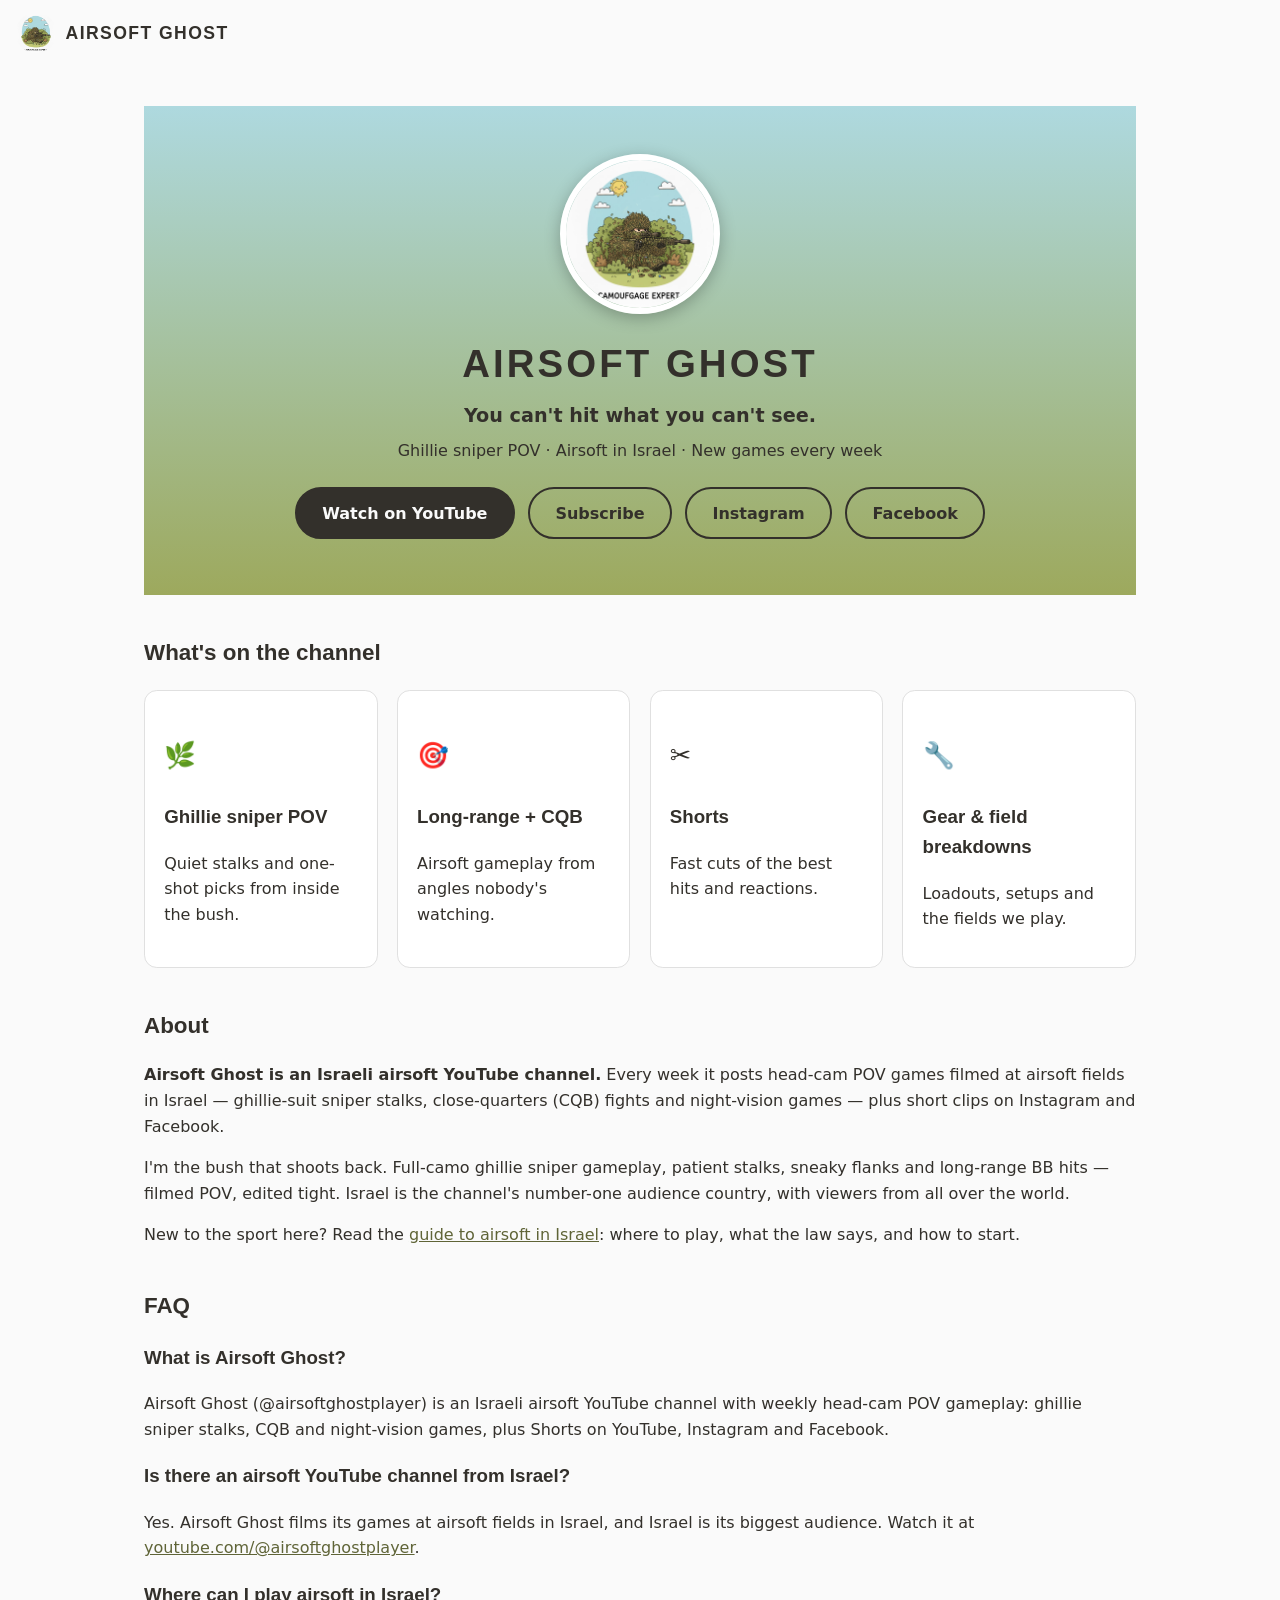
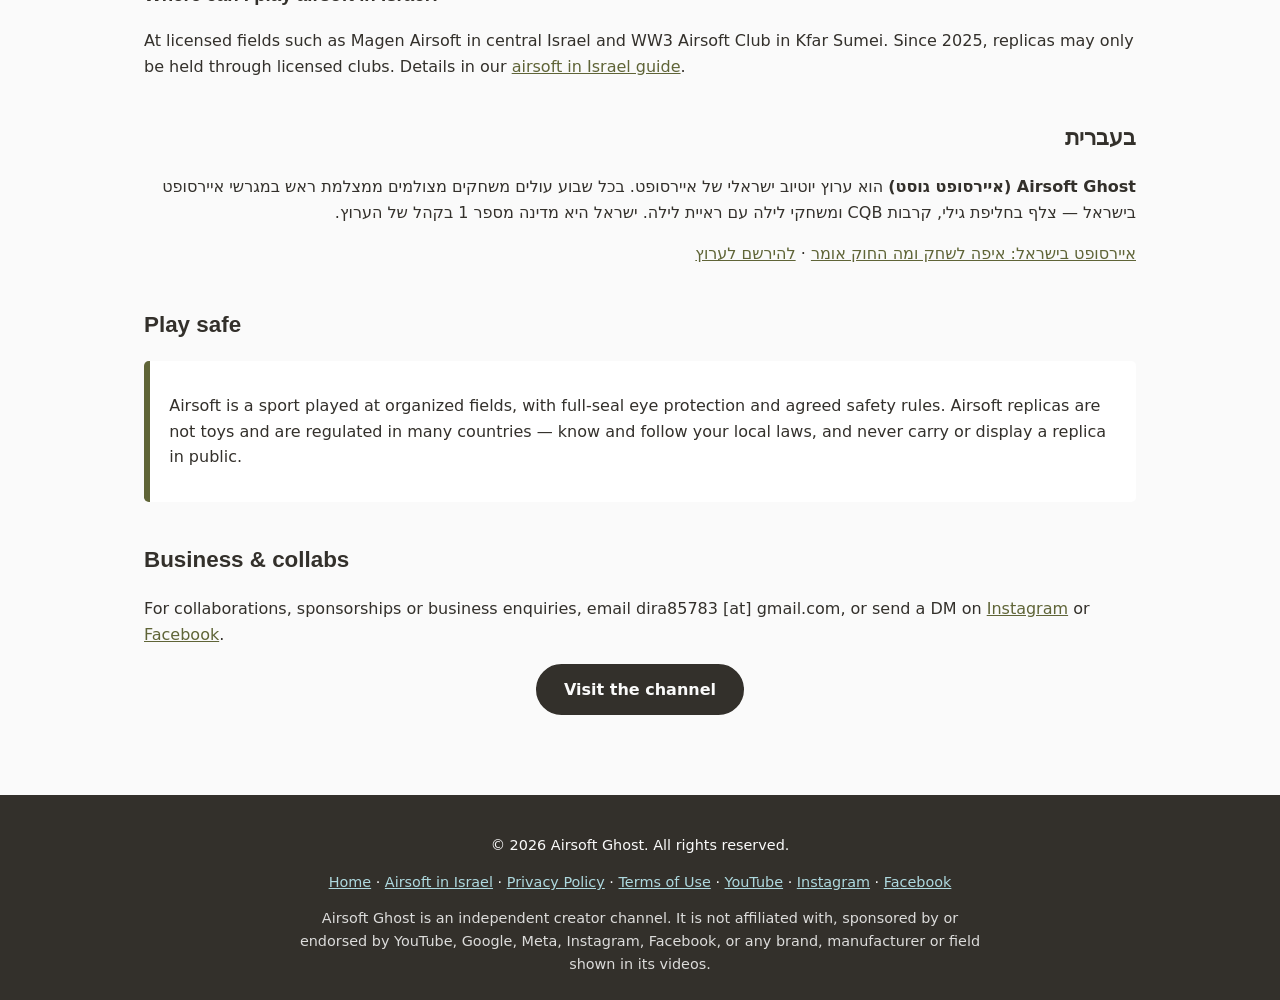
<file: index.html>
<!doctype html>
<html lang="en">
<head>
<meta charset="utf-8">
<meta name="viewport" content="width=device-width, initial-scale=1">
<title>Airsoft Ghost — Israeli Airsoft YouTube Channel | Ghillie Sniper POV</title>
<meta name="description" content="Airsoft Ghost is an Israeli airsoft YouTube channel: head-cam POV games every week — ghillie sniper stalks, CQB and night-vision fights. You can't hit what you can't see.">
<link rel="icon" href="assets/favicon.png">
<link rel="stylesheet" href="style.css">
<link rel="canonical" href="https://zada5.github.io/airsoft-ghost/">
<meta property="og:title" content="Airsoft Ghost">
<meta property="og:description" content="Israeli airsoft YouTube channel — ghillie sniper POV, CQB and night games every week.">
<meta property="og:type" content="website">
<meta property="og:url" content="https://zada5.github.io/airsoft-ghost/">
<meta property="og:image" content="https://zada5.github.io/airsoft-ghost/assets/og-banner.png">
<meta property="og:image:alt" content="Airsoft Ghost channel banner — ghillie-suit sniper airsoft gameplay">
<meta name="twitter:card" content="summary_large_image">
<script type="application/ld+json">
{
  "@context": "https://schema.org",
  "@graph": [
    {
      "@type": "Organization",
      "@id": "https://zada5.github.io/airsoft-ghost/#org",
      "name": "Airsoft Ghost",
      "alternateName": ["איירסופט גוסט", "@airsoftghostplayer"],
      "url": "https://zada5.github.io/airsoft-ghost/",
      "logo": "https://zada5.github.io/airsoft-ghost/assets/avatar.jpg",
      "image": "https://zada5.github.io/airsoft-ghost/assets/og-banner.png",
      "description": "Airsoft Ghost is an Israeli airsoft YouTube channel: head-cam POV games every week — ghillie sniper stalks, CQB and night-vision fights. You can't hit what you can't see.",
      "areaServed": {"@type": "Country", "name": "Israel"},
      "knowsAbout": ["Airsoft", "Ghillie suit", "Close-quarters battle (CQB)", "Airsoft in Israel"],
      "sameAs": [
        "https://www.youtube.com/@airsoftghostplayer",
        "https://www.youtube.com/channel/UCurBFdg6tuoYUkE9ODTpUiQ",
        "https://www.instagram.com/airsoft_ghost_official",
        "https://www.facebook.com/airsoftghostofficial"
      ]
    },
    {
      "@type": "WebSite",
      "@id": "https://zada5.github.io/airsoft-ghost/#website",
      "url": "https://zada5.github.io/airsoft-ghost/",
      "name": "Airsoft Ghost",
      "inLanguage": ["en", "he"],
      "publisher": {"@id": "https://zada5.github.io/airsoft-ghost/#org"}
    },
    {
      "@type": "FAQPage",
      "mainEntity": [
        {
          "@type": "Question",
          "name": "What is Airsoft Ghost?",
          "acceptedAnswer": {"@type": "Answer", "text": "Airsoft Ghost (@airsoftghostplayer) is an Israeli airsoft YouTube channel with weekly head-cam POV gameplay: ghillie sniper stalks, CQB and night-vision games, plus Shorts on YouTube, Instagram and Facebook."}
        },
        {
          "@type": "Question",
          "name": "Is there an airsoft YouTube channel from Israel?",
          "acceptedAnswer": {"@type": "Answer", "text": "Yes. Airsoft Ghost films its games at airsoft fields in Israel, and Israel is its biggest audience. Watch it at youtube.com/@airsoftghostplayer."}
        },
        {
          "@type": "Question",
          "name": "Where can I play airsoft in Israel?",
          "acceptedAnswer": {"@type": "Answer", "text": "At licensed fields such as Magen Airsoft in central Israel and WW3 Airsoft Club in Kfar Sumei. Since 2025, replicas may only be held through licensed clubs. Details in our airsoft in Israel guide."}
        }
      ]
    }
  ]
}
</script>
</head>
<body>
<header class="site-header">
  <a class="brand" href="index.html">
    <img src="assets/avatar.jpg" alt="Airsoft Ghost logo">
    <span class="wordmark">Airsoft Ghost</span>
  </a>
</header>

<main>
  <section class="hero">
    <img class="avatar" src="assets/avatar.jpg" alt="Airsoft Ghost — cartoon sniper in a ghillie suit">
    <h1>Airsoft Ghost</h1>
    <p class="tagline">You can't hit what you can't see.</p>
    <p class="subtagline">Ghillie sniper POV &middot; Airsoft in Israel &middot; New games every week</p>
    <div class="buttons">
      <a class="btn btn-primary" href="https://www.youtube.com/@airsoftghostplayer" target="_blank" rel="noopener noreferrer">Watch on YouTube</a>
      <a class="btn btn-secondary" href="https://www.youtube.com/@airsoftghostplayer?sub_confirmation=1" target="_blank" rel="noopener noreferrer">Subscribe</a>
      <a class="btn btn-secondary" href="https://www.instagram.com/airsoft_ghost_official" target="_blank" rel="noopener noreferrer">Instagram</a>
      <a class="btn btn-secondary" href="https://www.facebook.com/airsoftghostofficial" target="_blank" rel="noopener noreferrer">Facebook</a>
    </div>
  </section>

  <section id="whats-on">
    <h2>What's on the channel</h2>
    <div class="card-grid">
      <div class="card">
        <p class="emoji"><span aria-hidden="true">🌿</span></p>
        <h3>Ghillie sniper POV</h3>
        <p>Quiet stalks and one-shot picks from inside the bush.</p>
      </div>
      <div class="card">
        <p class="emoji"><span aria-hidden="true">🎯</span></p>
        <h3>Long-range + CQB</h3>
        <p>Airsoft gameplay from angles nobody's watching.</p>
      </div>
      <div class="card">
        <p class="emoji"><span aria-hidden="true">✂️</span></p>
        <h3>Shorts</h3>
        <p>Fast cuts of the best hits and reactions.</p>
      </div>
      <div class="card">
        <p class="emoji"><span aria-hidden="true">🔧</span></p>
        <h3>Gear &amp; field breakdowns</h3>
        <p>Loadouts, setups and the fields we play.</p>
      </div>
    </div>
  </section>

  <section id="about">
    <h2>About</h2>
    <p><strong>Airsoft Ghost is an Israeli airsoft YouTube channel.</strong> Every week it posts head-cam POV games filmed at airsoft fields in Israel &mdash; ghillie-suit sniper stalks, close-quarters (CQB) fights and night-vision games &mdash; plus short clips on Instagram and Facebook.</p>
    <p>I'm the bush that shoots back. Full-camo ghillie sniper gameplay, patient stalks, sneaky flanks and long-range BB hits &mdash; filmed POV, edited tight. Israel is the channel's number-one audience country, with viewers from all over the world.</p>
    <p>New to the sport here? Read the <a href="airsoft-israel.html">guide to airsoft in Israel</a>: where to play, what the law says, and how to start.</p>
  </section>

  <section id="faq">
    <h2>FAQ</h2>
    <h3>What is Airsoft Ghost?</h3>
    <p>Airsoft Ghost (@airsoftghostplayer) is an Israeli airsoft YouTube channel with weekly head-cam POV gameplay: ghillie sniper stalks, CQB and night-vision games, plus Shorts on YouTube, Instagram and Facebook.</p>
    <h3>Is there an airsoft YouTube channel from Israel?</h3>
    <p>Yes. Airsoft Ghost films its games at airsoft fields in Israel, and Israel is its biggest audience. Watch it at <a href="https://www.youtube.com/@airsoftghostplayer" target="_blank" rel="noopener noreferrer">youtube.com/@airsoftghostplayer</a>.</p>
    <h3>Where can I play airsoft in Israel?</h3>
    <p>At licensed fields such as Magen Airsoft in central Israel and WW3 Airsoft Club in Kfar Sumei. Since 2025, replicas may only be held through licensed clubs. Details in our <a href="airsoft-israel.html">airsoft in Israel guide</a>.</p>
  </section>

  <section id="hebrew" lang="he" dir="rtl">
    <h2>בעברית</h2>
    <p><strong>Airsoft Ghost (איירסופט גוסט)</strong> הוא ערוץ יוטיוב ישראלי של איירסופט. בכל שבוע עולים משחקים מצולמים ממצלמת ראש במגרשי איירסופט בישראל &mdash; צלף בחליפת גילי, קרבות CQB ומשחקי לילה עם ראיית לילה. ישראל היא מדינה מספר 1 בקהל של הערוץ.</p>
    <p><a href="airsoft-israel.html#hebrew">איירסופט בישראל: איפה לשחק ומה החוק אומר</a> &middot; <a href="https://www.youtube.com/@airsoftghostplayer?sub_confirmation=1" target="_blank" rel="noopener noreferrer">להירשם לערוץ</a></p>
  </section>

  <section id="play-safe">
    <h2>Play safe</h2>
    <div class="notice">
      <p>Airsoft is a sport played at organized fields, with full-seal eye protection and agreed safety rules. Airsoft replicas are not toys and are regulated in many countries — know and follow your local laws, and never carry or display a replica in public.</p>
    </div>
  </section>

  <section id="business">
    <h2>Business &amp; collabs</h2>
    <p>For collaborations, sponsorships or business enquiries, email dira85783 [at] gmail.com, or send a DM on <a href="https://www.instagram.com/airsoft_ghost_official" target="_blank" rel="noopener noreferrer">Instagram</a> or <a href="https://www.facebook.com/airsoftghostofficial" target="_blank" rel="noopener noreferrer">Facebook</a>.</p>
    <div class="buttons">
      <a class="btn btn-primary" href="https://www.youtube.com/@airsoftghostplayer" target="_blank" rel="noopener noreferrer">Visit the channel</a>
    </div>
  </section>
</main>

<footer class="site-footer">
  <p>&copy; 2026 Airsoft Ghost. All rights reserved.</p>
  <p class="footer-links">
    <a href="index.html">Home</a> &middot;
    <a href="airsoft-israel.html">Airsoft in Israel</a> &middot;
    <a href="privacy.html">Privacy Policy</a> &middot;
    <a href="terms.html">Terms of Use</a> &middot;
    <a href="https://www.youtube.com/@airsoftghostplayer" target="_blank" rel="noopener noreferrer">YouTube</a> &middot;
    <a href="https://www.instagram.com/airsoft_ghost_official" target="_blank" rel="noopener noreferrer">Instagram</a> &middot;
    <a href="https://www.facebook.com/airsoftghostofficial" target="_blank" rel="noopener noreferrer">Facebook</a>
  </p>
  <p class="disclaimer">Airsoft Ghost is an independent creator channel. It is not affiliated with, sponsored by or endorsed by YouTube, Google, Meta, Instagram, Facebook, or any brand, manufacturer or field shown in its videos.</p>
</footer>
</body>
</html>
</file>
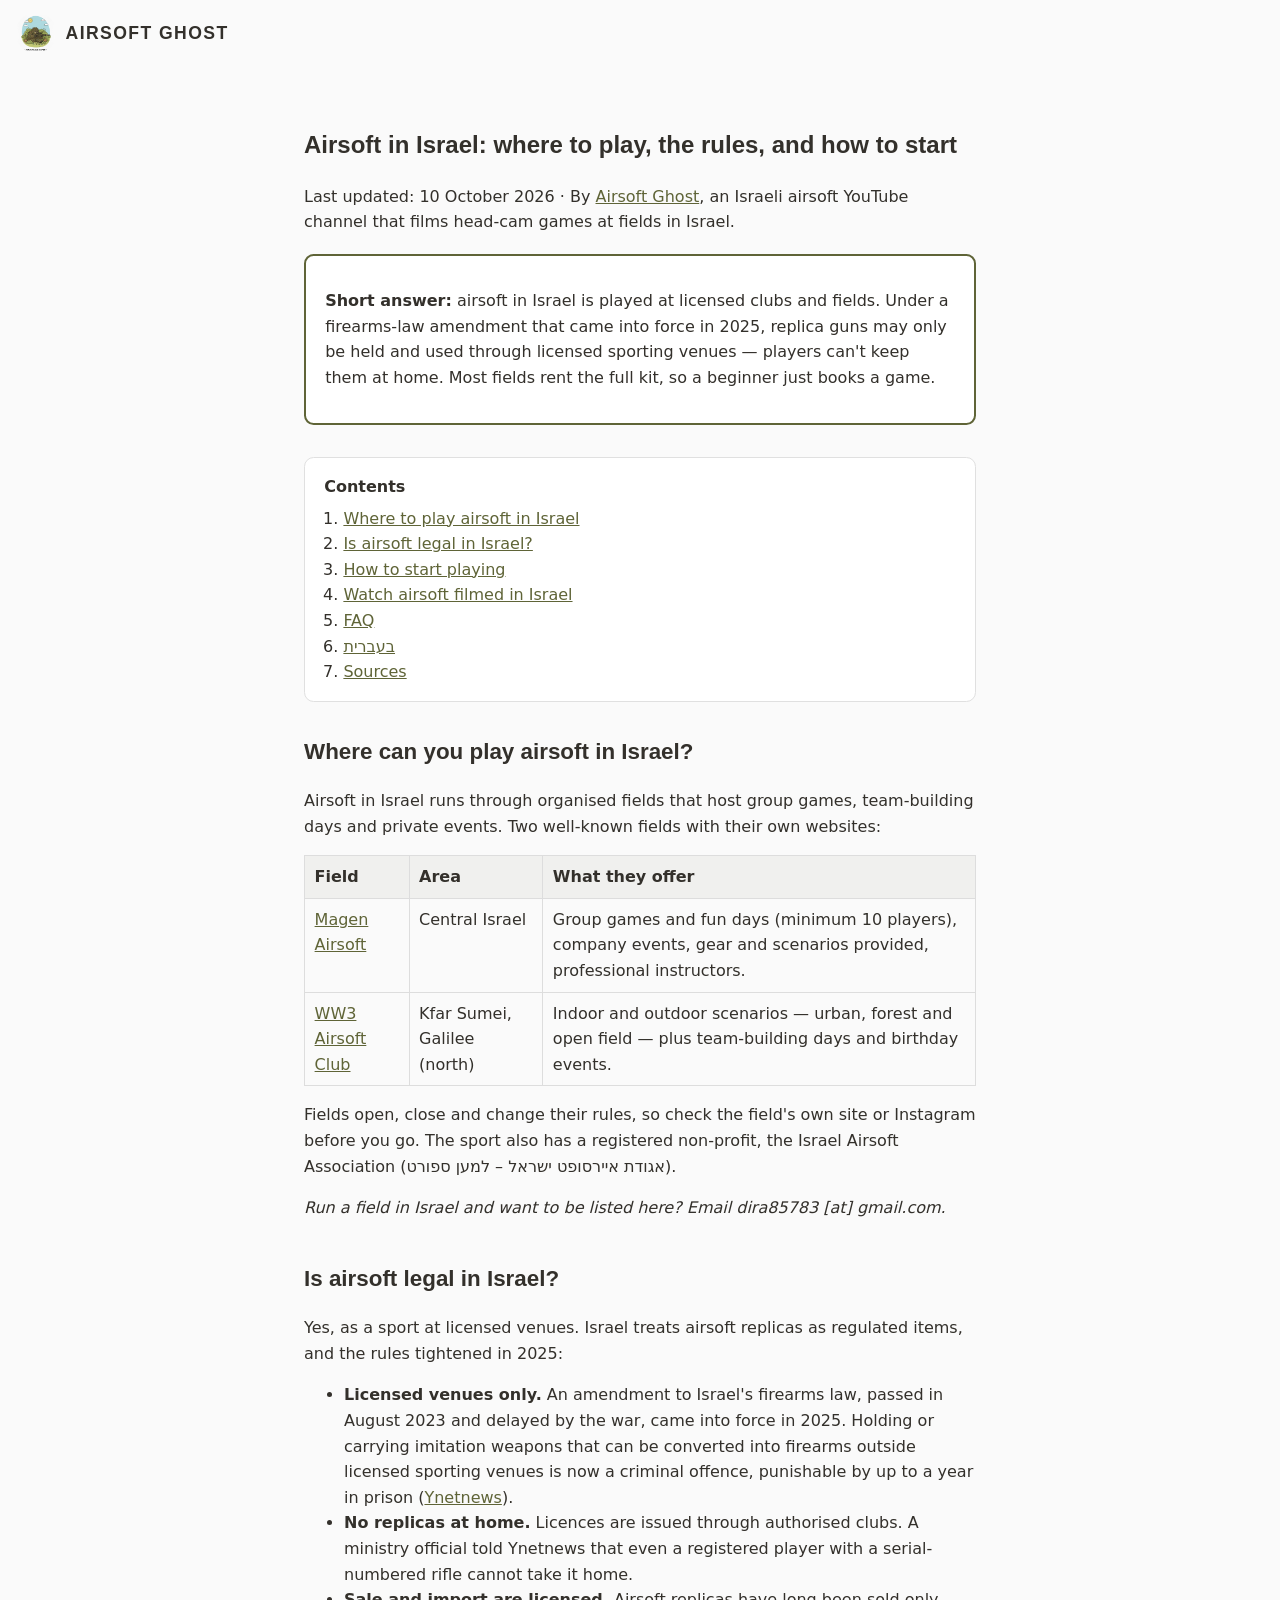
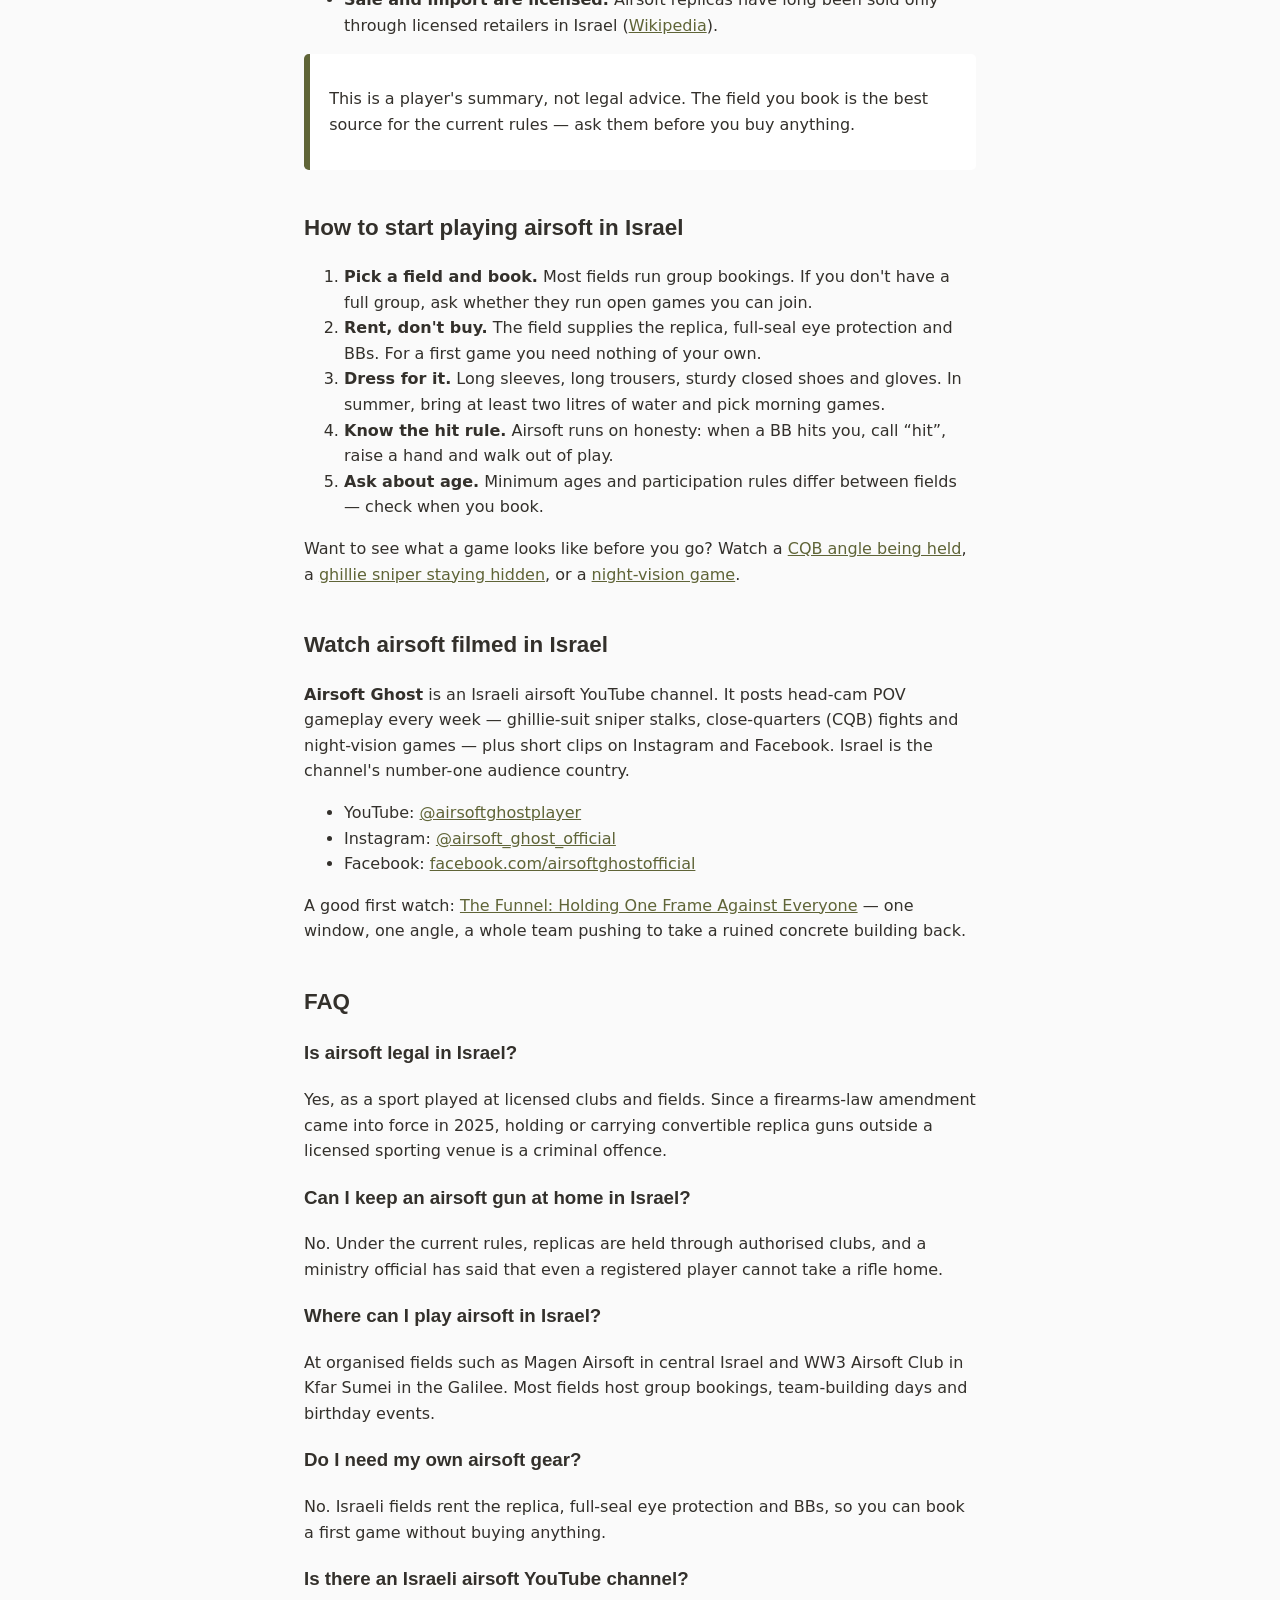
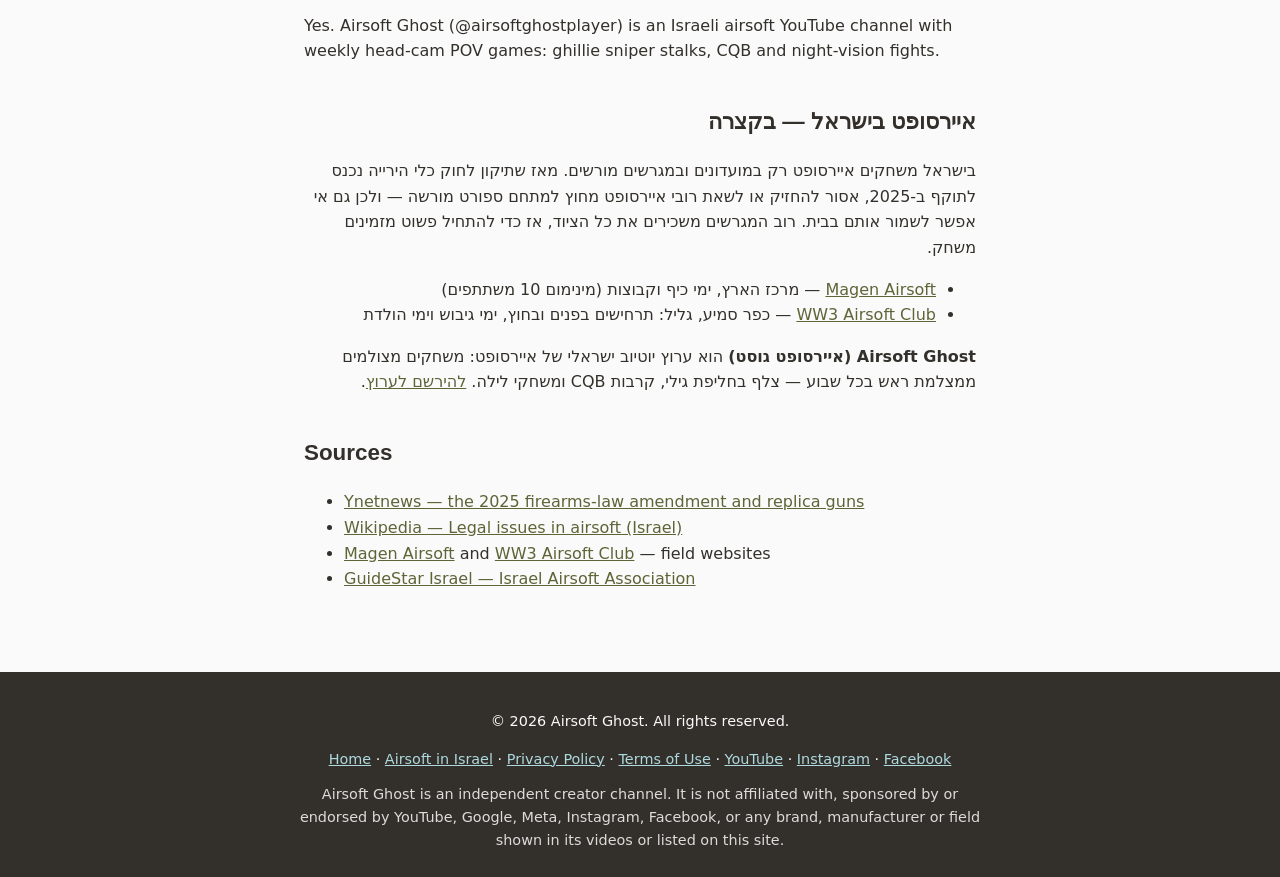
<file: airsoft-israel.html>
<!doctype html>
<html lang="en">
<head>
<meta charset="utf-8">
<meta name="viewport" content="width=device-width, initial-scale=1">
<title>Airsoft in Israel (2026): Where to Play, the Law, How to Start — Airsoft Ghost</title>
<meta name="description" content="A player's guide to airsoft in Israel: licensed fields to book, what the 2025 replica-gun law means for players, how to start, and where to watch Israeli airsoft games.">
<link rel="icon" href="assets/favicon.png">
<link rel="stylesheet" href="style.css">
<link rel="canonical" href="https://zada5.github.io/airsoft-ghost/airsoft-israel.html">
<meta property="og:title" content="Airsoft in Israel: where to play, the law, how to start">
<meta property="og:description" content="Licensed fields, the 2025 replica-gun law, first-game tips, and where to watch Israeli airsoft.">
<meta property="og:type" content="article">
<meta property="og:url" content="https://zada5.github.io/airsoft-ghost/airsoft-israel.html">
<meta property="og:image" content="https://zada5.github.io/airsoft-ghost/assets/og-banner.png">
<meta property="og:image:alt" content="Airsoft Ghost channel banner — ghillie-suit sniper airsoft gameplay">
<meta name="twitter:card" content="summary_large_image">
<script type="application/ld+json">
{
  "@context": "https://schema.org",
  "@graph": [
    {
      "@type": "Article",
      "headline": "Airsoft in Israel: where to play, the rules, and how to start",
      "description": "A player's guide to airsoft in Israel: licensed fields to book, what the 2025 replica-gun law means for players, how to start, and where to watch Israeli airsoft games.",
      "datePublished": "2026-10-10",
      "dateModified": "2026-10-10",
      "inLanguage": "en",
      "image": "https://zada5.github.io/airsoft-ghost/assets/og-banner.png",
      "mainEntityOfPage": "https://zada5.github.io/airsoft-ghost/airsoft-israel.html",
      "author": {"@type": "Organization", "@id": "https://zada5.github.io/airsoft-ghost/#org", "name": "Airsoft Ghost", "url": "https://zada5.github.io/airsoft-ghost/"},
      "publisher": {"@type": "Organization", "@id": "https://zada5.github.io/airsoft-ghost/#org", "name": "Airsoft Ghost", "url": "https://zada5.github.io/airsoft-ghost/"},
      "about": [{"@type": "Thing", "name": "Airsoft"}, {"@type": "Country", "name": "Israel"}]
    },
    {
      "@type": "FAQPage",
      "mainEntity": [
        {
          "@type": "Question",
          "name": "Is airsoft legal in Israel?",
          "acceptedAnswer": {"@type": "Answer", "text": "Yes, as a sport played at licensed clubs and fields. Since a firearms-law amendment came into force in 2025, holding or carrying convertible replica guns outside a licensed sporting venue is a criminal offence."}
        },
        {
          "@type": "Question",
          "name": "Can I keep an airsoft gun at home in Israel?",
          "acceptedAnswer": {"@type": "Answer", "text": "No. Under the current rules, replicas are held through authorised clubs, and a ministry official has said that even a registered player cannot take a rifle home."}
        },
        {
          "@type": "Question",
          "name": "Where can I play airsoft in Israel?",
          "acceptedAnswer": {"@type": "Answer", "text": "At organised fields such as Magen Airsoft in central Israel and WW3 Airsoft Club in Kfar Sumei in the Galilee. Most fields host group bookings, team-building days and birthday events."}
        },
        {
          "@type": "Question",
          "name": "Do I need my own airsoft gear?",
          "acceptedAnswer": {"@type": "Answer", "text": "No. Israeli fields rent the replica, full-seal eye protection and BBs, so you can book a first game without buying anything."}
        },
        {
          "@type": "Question",
          "name": "Is there an Israeli airsoft YouTube channel?",
          "acceptedAnswer": {"@type": "Answer", "text": "Yes. Airsoft Ghost (@airsoftghostplayer) is an Israeli airsoft YouTube channel with weekly head-cam POV games: ghillie sniper stalks, CQB and night-vision fights."}
        }
      ]
    },
    {
      "@type": "BreadcrumbList",
      "itemListElement": [
        {"@type": "ListItem", "position": 1, "name": "Home", "item": "https://zada5.github.io/airsoft-ghost/"},
        {"@type": "ListItem", "position": 2, "name": "Airsoft in Israel", "item": "https://zada5.github.io/airsoft-ghost/airsoft-israel.html"}
      ]
    }
  ]
}
</script>
</head>
<body>
<header class="site-header">
  <a class="brand" href="index.html">
    <img src="assets/avatar.jpg" alt="Airsoft Ghost logo">
    <span class="wordmark">Airsoft Ghost</span>
  </a>
</header>

<main class="legal">
  <article>
  <h1>Airsoft in Israel: where to play, the rules, and how to start</h1>
  <p>Last updated: <time datetime="2026-10-10">10 October 2026</time> &middot; By <a href="index.html">Airsoft Ghost</a>, an Israeli airsoft YouTube channel that films head-cam games at fields in Israel.</p>

  <div class="summary-box">
    <p><strong>Short answer:</strong> airsoft in Israel is played at licensed clubs and fields. Under a firearms-law amendment that came into force in 2025, replica guns may only be held and used through licensed sporting venues &mdash; players can't keep them at home. Most fields rent the full kit, so a beginner just books a game.</p>
  </div>

  <nav class="toc" aria-label="Table of contents">
    <strong>Contents</strong>
    <ol>
      <li><a href="#where">Where to play airsoft in Israel</a></li>
      <li><a href="#law">Is airsoft legal in Israel?</a></li>
      <li><a href="#start">How to start playing</a></li>
      <li><a href="#watch">Watch airsoft filmed in Israel</a></li>
      <li><a href="#faq">FAQ</a></li>
      <li><a href="#hebrew">בעברית</a></li>
      <li><a href="#sources">Sources</a></li>
    </ol>
  </nav>

  <section id="where">
    <h2>Where can you play airsoft in Israel?</h2>
    <p>Airsoft in Israel runs through organised fields that host group games, team-building days and private events. Two well-known fields with their own websites:</p>
    <table>
      <thead>
        <tr><th>Field</th><th>Area</th><th>What they offer</th></tr>
      </thead>
      <tbody>
        <tr>
          <td><a href="https://www.magen-airsoft.com/" target="_blank" rel="noopener noreferrer">Magen Airsoft</a></td>
          <td>Central Israel</td>
          <td>Group games and fun days (minimum 10 players), company events, gear and scenarios provided, professional instructors.</td>
        </tr>
        <tr>
          <td><a href="https://ww3airsoftclub.com/" target="_blank" rel="noopener noreferrer">WW3 Airsoft Club</a></td>
          <td>Kfar Sumei, Galilee (north)</td>
          <td>Indoor and outdoor scenarios &mdash; urban, forest and open field &mdash; plus team-building days and birthday events.</td>
        </tr>
      </tbody>
    </table>
    <p>Fields open, close and change their rules, so check the field's own site or Instagram before you go. The sport also has a registered non-profit, the Israel Airsoft Association (<span lang="he" dir="rtl">אגודת איירסופט ישראל &ndash; למען ספורט</span>).</p>
    <p><em>Run a field in Israel and want to be listed here? Email dira85783 [at] gmail.com.</em></p>
  </section>

  <section id="law">
    <h2>Is airsoft legal in Israel?</h2>
    <p>Yes, as a sport at licensed venues. Israel treats airsoft replicas as regulated items, and the rules tightened in 2025:</p>
    <ul>
      <li><strong>Licensed venues only.</strong> An amendment to Israel's firearms law, passed in August 2023 and delayed by the war, came into force in 2025. Holding or carrying imitation weapons that can be converted into firearms outside licensed sporting venues is now a criminal offence, punishable by up to a year in prison (<a href="https://www.ynetnews.com/article/bksse0085ge" target="_blank" rel="noopener noreferrer">Ynetnews</a>).</li>
      <li><strong>No replicas at home.</strong> Licences are issued through authorised clubs. A ministry official told Ynetnews that even a registered player with a serial-numbered rifle cannot take it home.</li>
      <li><strong>Sale and import are licensed.</strong> Airsoft replicas have long been sold only through licensed retailers in Israel (<a href="https://en.wikipedia.org/wiki/Legal_issues_in_airsoft" target="_blank" rel="noopener noreferrer">Wikipedia</a>).</li>
    </ul>
    <div class="notice">
      <p>This is a player's summary, not legal advice. The field you book is the best source for the current rules &mdash; ask them before you buy anything.</p>
    </div>
  </section>

  <section id="start">
    <h2>How to start playing airsoft in Israel</h2>
    <ol>
      <li><strong>Pick a field and book.</strong> Most fields run group bookings. If you don't have a full group, ask whether they run open games you can join.</li>
      <li><strong>Rent, don't buy.</strong> The field supplies the replica, full-seal eye protection and BBs. For a first game you need nothing of your own.</li>
      <li><strong>Dress for it.</strong> Long sleeves, long trousers, sturdy closed shoes and gloves. In summer, bring at least two litres of water and pick morning games.</li>
      <li><strong>Know the hit rule.</strong> Airsoft runs on honesty: when a BB hits you, call &ldquo;hit&rdquo;, raise a hand and walk out of play.</li>
      <li><strong>Ask about age.</strong> Minimum ages and participation rules differ between fields &mdash; check when you book.</li>
    </ol>
    <p>Want to see what a game looks like before you go? Watch a <a href="https://www.youtube.com/shorts/xhr1c7ehy_E" target="_blank" rel="noopener noreferrer">CQB angle being held</a>, a <a href="https://www.youtube.com/shorts/se9O_ynQx_4" target="_blank" rel="noopener noreferrer">ghillie sniper staying hidden</a>, or a <a href="https://www.youtube.com/shorts/sl-g4RVlkNo" target="_blank" rel="noopener noreferrer">night-vision game</a>.</p>
  </section>

  <section id="watch">
    <h2>Watch airsoft filmed in Israel</h2>
    <p><strong>Airsoft Ghost</strong> is an Israeli airsoft YouTube channel. It posts head-cam POV gameplay every week &mdash; ghillie-suit sniper stalks, close-quarters (CQB) fights and night-vision games &mdash; plus short clips on Instagram and Facebook. Israel is the channel's number-one audience country.</p>
    <ul>
      <li>YouTube: <a href="https://www.youtube.com/@airsoftghostplayer" target="_blank" rel="noopener noreferrer">@airsoftghostplayer</a></li>
      <li>Instagram: <a href="https://www.instagram.com/airsoft_ghost_official" target="_blank" rel="noopener noreferrer">@airsoft_ghost_official</a></li>
      <li>Facebook: <a href="https://www.facebook.com/airsoftghostofficial" target="_blank" rel="noopener noreferrer">facebook.com/airsoftghostofficial</a></li>
    </ul>
    <p>A good first watch: <a href="https://www.youtube.com/watch?v=LpQh_R7tFQQ" target="_blank" rel="noopener noreferrer">The Funnel: Holding One Frame Against Everyone</a> &mdash; one window, one angle, a whole team pushing to take a ruined concrete building back.</p>
  </section>

  <section id="faq">
    <h2>FAQ</h2>
    <h3>Is airsoft legal in Israel?</h3>
    <p>Yes, as a sport played at licensed clubs and fields. Since a firearms-law amendment came into force in 2025, holding or carrying convertible replica guns outside a licensed sporting venue is a criminal offence.</p>
    <h3>Can I keep an airsoft gun at home in Israel?</h3>
    <p>No. Under the current rules, replicas are held through authorised clubs, and a ministry official has said that even a registered player cannot take a rifle home.</p>
    <h3>Where can I play airsoft in Israel?</h3>
    <p>At organised fields such as Magen Airsoft in central Israel and WW3 Airsoft Club in Kfar Sumei in the Galilee. Most fields host group bookings, team-building days and birthday events.</p>
    <h3>Do I need my own airsoft gear?</h3>
    <p>No. Israeli fields rent the replica, full-seal eye protection and BBs, so you can book a first game without buying anything.</p>
    <h3>Is there an Israeli airsoft YouTube channel?</h3>
    <p>Yes. Airsoft Ghost (@airsoftghostplayer) is an Israeli airsoft YouTube channel with weekly head-cam POV games: ghillie sniper stalks, CQB and night-vision fights.</p>
  </section>

  <section id="hebrew" lang="he" dir="rtl">
    <h2>איירסופט בישראל &mdash; בקצרה</h2>
    <p>בישראל משחקים איירסופט רק במועדונים ובמגרשים מורשים. מאז שתיקון לחוק כלי הירייה נכנס לתוקף ב-2025, אסור להחזיק או לשאת רובי איירסופט מחוץ למתחם ספורט מורשה &mdash; ולכן גם אי אפשר לשמור אותם בבית. רוב המגרשים משכירים את כל הציוד, אז כדי להתחיל פשוט מזמינים משחק.</p>
    <ul>
      <li><a href="https://www.magen-airsoft.com/" target="_blank" rel="noopener noreferrer">Magen Airsoft</a> &mdash; מרכז הארץ, ימי כיף וקבוצות (מינימום 10 משתתפים)</li>
      <li><a href="https://ww3airsoftclub.com/" target="_blank" rel="noopener noreferrer">WW3 Airsoft Club</a> &mdash; כפר סמיע, גליל: תרחישים בפנים ובחוץ, ימי גיבוש וימי הולדת</li>
    </ul>
    <p><strong>Airsoft Ghost (איירסופט גוסט)</strong> הוא ערוץ יוטיוב ישראלי של איירסופט: משחקים מצולמים ממצלמת ראש בכל שבוע &mdash; צלף בחליפת גילי, קרבות CQB ומשחקי לילה. <a href="https://www.youtube.com/@airsoftghostplayer?sub_confirmation=1" target="_blank" rel="noopener noreferrer">להירשם לערוץ</a>.</p>
  </section>

  <section id="sources">
    <h2>Sources</h2>
    <ul>
      <li><a href="https://www.ynetnews.com/article/bksse0085ge" target="_blank" rel="noopener noreferrer">Ynetnews &mdash; the 2025 firearms-law amendment and replica guns</a></li>
      <li><a href="https://en.wikipedia.org/wiki/Legal_issues_in_airsoft" target="_blank" rel="noopener noreferrer">Wikipedia &mdash; Legal issues in airsoft (Israel)</a></li>
      <li><a href="https://www.magen-airsoft.com/" target="_blank" rel="noopener noreferrer">Magen Airsoft</a> and <a href="https://ww3airsoftclub.com/" target="_blank" rel="noopener noreferrer">WW3 Airsoft Club</a> &mdash; field websites</li>
      <li><a href="https://www.guidestar.org.il/organization/580731206" target="_blank" rel="noopener noreferrer">GuideStar Israel &mdash; Israel Airsoft Association</a></li>
    </ul>
  </section>
  </article>
</main>

<footer class="site-footer">
  <p>&copy; 2026 Airsoft Ghost. All rights reserved.</p>
  <p class="footer-links">
    <a href="index.html">Home</a> &middot;
    <a href="airsoft-israel.html">Airsoft in Israel</a> &middot;
    <a href="privacy.html">Privacy Policy</a> &middot;
    <a href="terms.html">Terms of Use</a> &middot;
    <a href="https://www.youtube.com/@airsoftghostplayer" target="_blank" rel="noopener noreferrer">YouTube</a> &middot;
    <a href="https://www.instagram.com/airsoft_ghost_official" target="_blank" rel="noopener noreferrer">Instagram</a> &middot;
    <a href="https://www.facebook.com/airsoftghostofficial" target="_blank" rel="noopener noreferrer">Facebook</a>
  </p>
  <p class="disclaimer">Airsoft Ghost is an independent creator channel. It is not affiliated with, sponsored by or endorsed by YouTube, Google, Meta, Instagram, Facebook, or any brand, manufacturer or field shown in its videos or listed on this site.</p>
</footer>
</body>
</html>
</file>
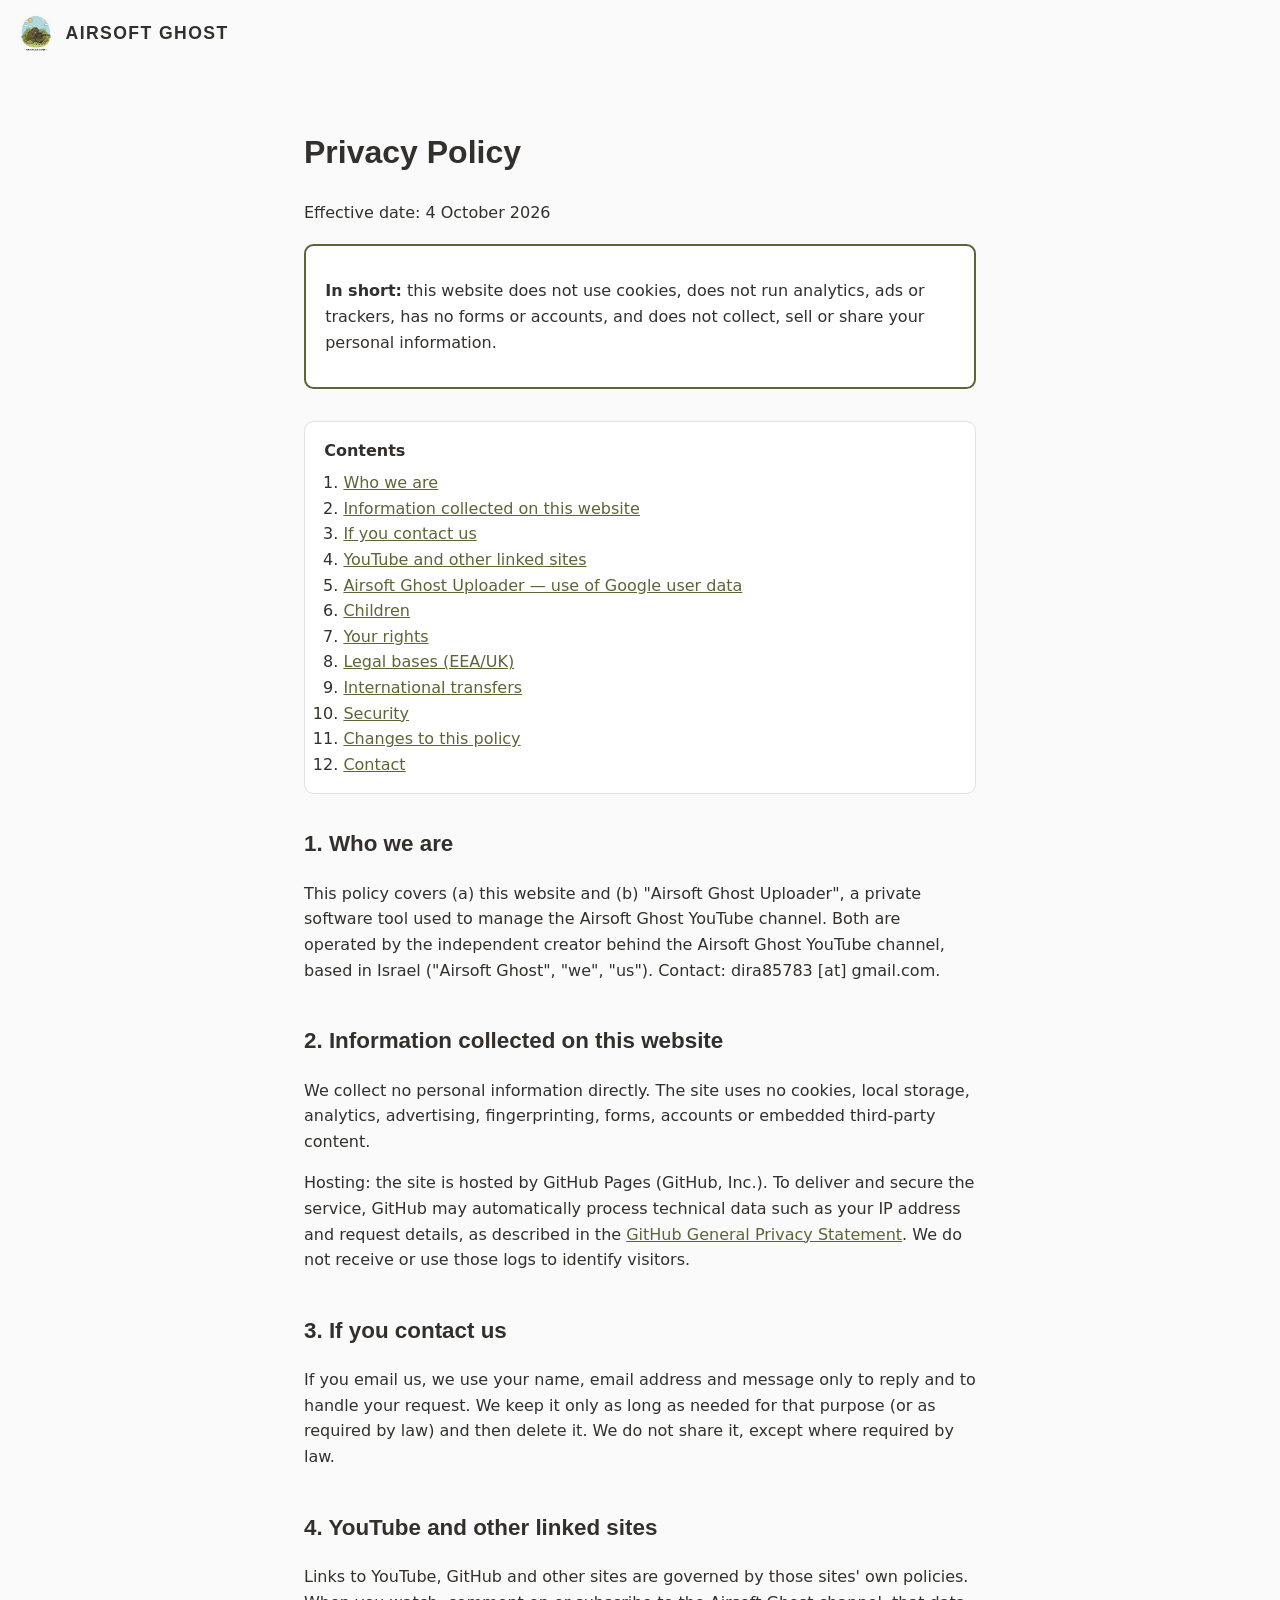
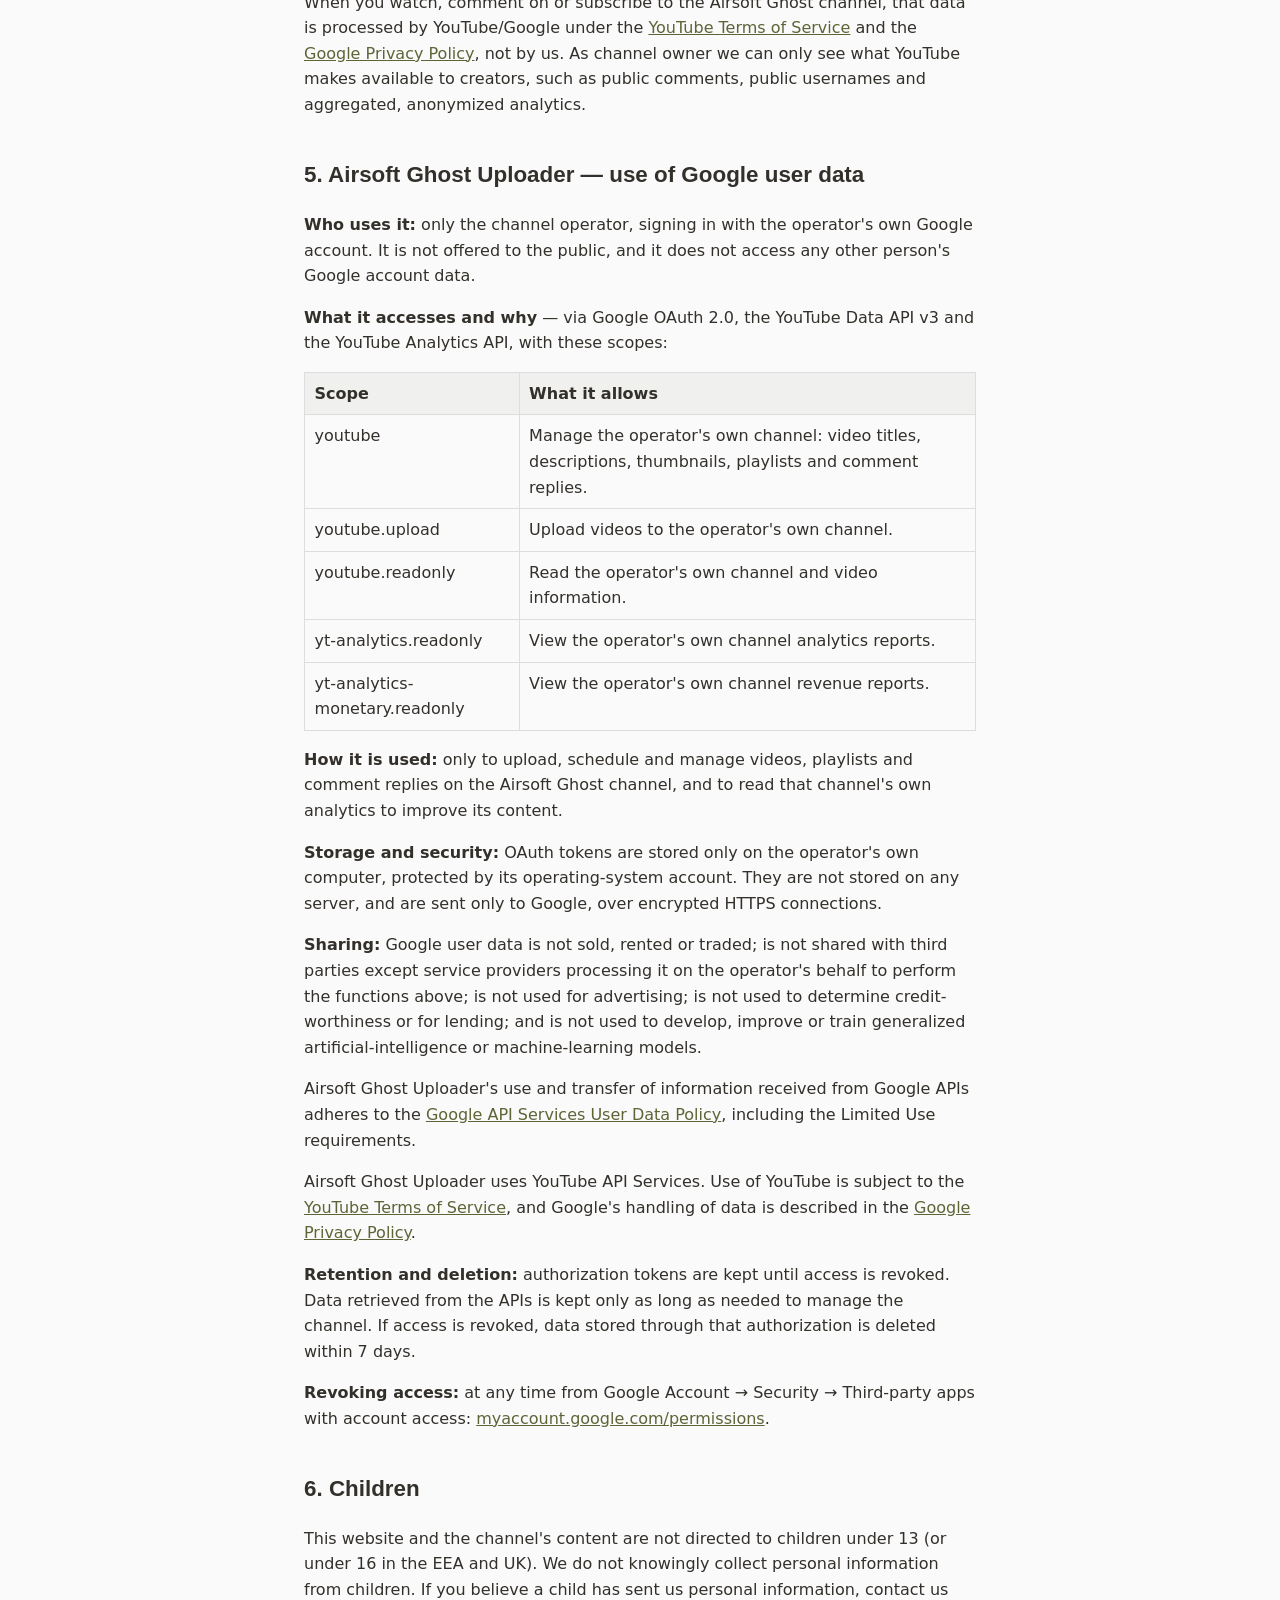
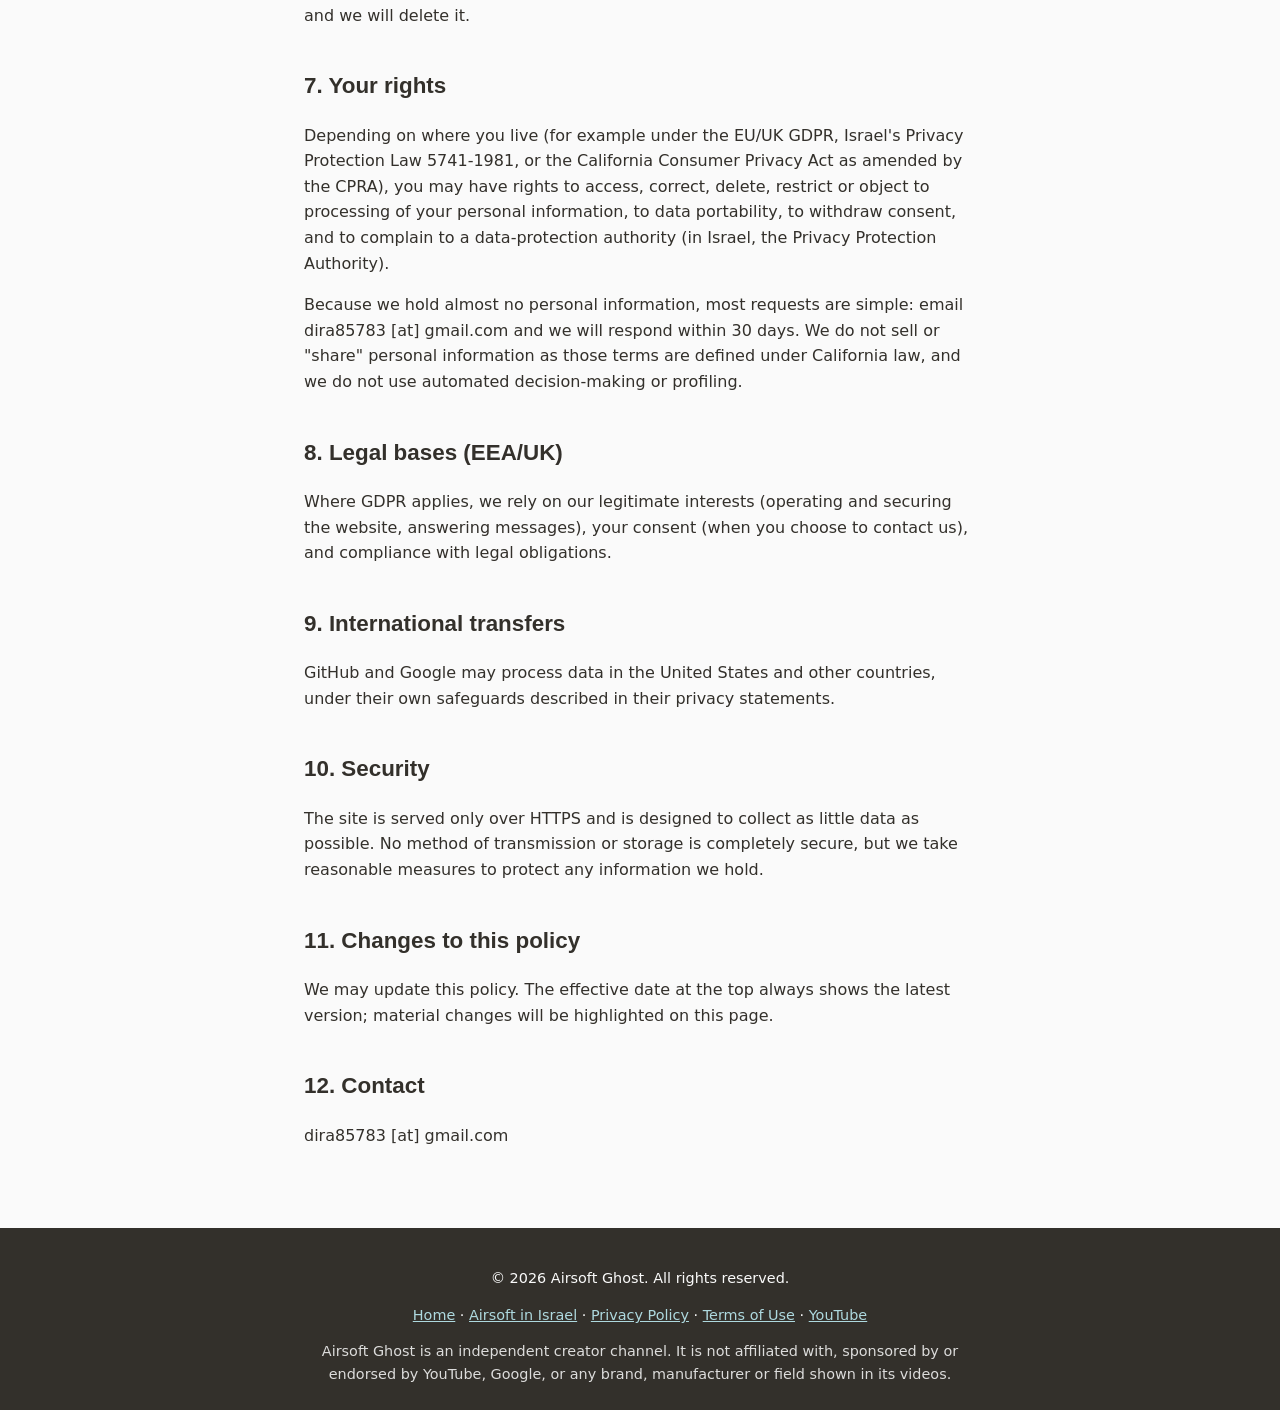
<file: privacy.html>
<!doctype html>
<html lang="en">
<head>
<meta charset="utf-8">
<meta name="viewport" content="width=device-width, initial-scale=1">
<title>Privacy Policy — Airsoft Ghost</title>
<meta name="description" content="Privacy Policy for the Airsoft Ghost website, YouTube channel and the Airsoft Ghost Uploader tool.">
<link rel="icon" href="assets/favicon.png">
<link rel="stylesheet" href="style.css">
</head>
<body>
<header class="site-header">
  <a class="brand" href="index.html">
    <img src="assets/avatar.jpg" alt="Airsoft Ghost logo">
    <span class="wordmark">Airsoft Ghost</span>
  </a>
</header>

<main class="legal">
  <h1>Privacy Policy</h1>
  <p>Effective date: 4 October 2026</p>

  <div class="summary-box">
    <p><strong>In short:</strong> this website does not use cookies, does not run analytics, ads or trackers, has no forms or accounts, and does not collect, sell or share your personal information.</p>
  </div>

  <nav class="toc" aria-label="Table of contents">
    <strong>Contents</strong>
    <ol>
      <li><a href="#who-we-are">Who we are</a></li>
      <li><a href="#site-info">Information collected on this website</a></li>
      <li><a href="#contact-us">If you contact us</a></li>
      <li><a href="#youtube-links">YouTube and other linked sites</a></li>
      <li><a href="#uploader">Airsoft Ghost Uploader — use of Google user data</a></li>
      <li><a href="#children">Children</a></li>
      <li><a href="#your-rights">Your rights</a></li>
      <li><a href="#legal-bases">Legal bases (EEA/UK)</a></li>
      <li><a href="#transfers">International transfers</a></li>
      <li><a href="#security">Security</a></li>
      <li><a href="#changes">Changes to this policy</a></li>
      <li><a href="#contact">Contact</a></li>
    </ol>
  </nav>

  <section id="who-we-are">
    <h2>1. Who we are</h2>
    <p>This policy covers (a) this website and (b) "Airsoft Ghost Uploader", a private software tool used to manage the Airsoft Ghost YouTube channel. Both are operated by the independent creator behind the Airsoft Ghost YouTube channel, based in Israel ("Airsoft Ghost", "we", "us"). Contact: dira85783 [at] gmail.com.</p>
  </section>

  <section id="site-info">
    <h2>2. Information collected on this website</h2>
    <p>We collect no personal information directly. The site uses no cookies, local storage, analytics, advertising, fingerprinting, forms, accounts or embedded third-party content.</p>
    <p>Hosting: the site is hosted by GitHub Pages (GitHub, Inc.). To deliver and secure the service, GitHub may automatically process technical data such as your IP address and request details, as described in the <a href="https://docs.github.com/en/site-policy/privacy-policies/github-general-privacy-statement" target="_blank" rel="noopener noreferrer">GitHub General Privacy Statement</a>. We do not receive or use those logs to identify visitors.</p>
  </section>

  <section id="contact-us">
    <h2>3. If you contact us</h2>
    <p>If you email us, we use your name, email address and message only to reply and to handle your request. We keep it only as long as needed for that purpose (or as required by law) and then delete it. We do not share it, except where required by law.</p>
  </section>

  <section id="youtube-links">
    <h2>4. YouTube and other linked sites</h2>
    <p>Links to YouTube, GitHub and other sites are governed by those sites' own policies. When you watch, comment on or subscribe to the Airsoft Ghost channel, that data is processed by YouTube/Google under the <a href="https://www.youtube.com/t/terms" target="_blank" rel="noopener noreferrer">YouTube Terms of Service</a> and the <a href="https://policies.google.com/privacy" target="_blank" rel="noopener noreferrer">Google Privacy Policy</a>, not by us. As channel owner we can only see what YouTube makes available to creators, such as public comments, public usernames and aggregated, anonymized analytics.</p>
  </section>

  <section id="uploader">
    <h2>5. Airsoft Ghost Uploader — use of Google user data</h2>
    <p><strong>Who uses it:</strong> only the channel operator, signing in with the operator's own Google account. It is not offered to the public, and it does not access any other person's Google account data.</p>
    <p><strong>What it accesses and why</strong> — via Google OAuth 2.0, the YouTube Data API v3 and the YouTube Analytics API, with these scopes:</p>
    <table>
      <thead>
        <tr><th>Scope</th><th>What it allows</th></tr>
      </thead>
      <tbody>
        <tr><td>youtube</td><td>Manage the operator's own channel: video titles, descriptions, thumbnails, playlists and comment replies.</td></tr>
        <tr><td>youtube.upload</td><td>Upload videos to the operator's own channel.</td></tr>
        <tr><td>youtube.readonly</td><td>Read the operator's own channel and video information.</td></tr>
        <tr><td>yt-analytics.readonly</td><td>View the operator's own channel analytics reports.</td></tr>
        <tr><td>yt-analytics-monetary.readonly</td><td>View the operator's own channel revenue reports.</td></tr>
      </tbody>
    </table>
    <p><strong>How it is used:</strong> only to upload, schedule and manage videos, playlists and comment replies on the Airsoft Ghost channel, and to read that channel's own analytics to improve its content.</p>
    <p><strong>Storage and security:</strong> OAuth tokens are stored only on the operator's own computer, protected by its operating-system account. They are not stored on any server, and are sent only to Google, over encrypted HTTPS connections.</p>
    <p><strong>Sharing:</strong> Google user data is not sold, rented or traded; is not shared with third parties except service providers processing it on the operator's behalf to perform the functions above; is not used for advertising; is not used to determine credit-worthiness or for lending; and is not used to develop, improve or train generalized artificial-intelligence or machine-learning models.</p>
    <p>Airsoft Ghost Uploader's use and transfer of information received from Google APIs adheres to the <a href="https://developers.google.com/terms/api-services-user-data-policy" target="_blank" rel="noopener noreferrer">Google API Services User Data Policy</a>, including the Limited Use requirements.</p>
    <p>Airsoft Ghost Uploader uses YouTube API Services. Use of YouTube is subject to the <a href="https://www.youtube.com/t/terms" target="_blank" rel="noopener noreferrer">YouTube Terms of Service</a>, and Google's handling of data is described in the <a href="https://policies.google.com/privacy" target="_blank" rel="noopener noreferrer">Google Privacy Policy</a>.</p>
    <p><strong>Retention and deletion:</strong> authorization tokens are kept until access is revoked. Data retrieved from the APIs is kept only as long as needed to manage the channel. If access is revoked, data stored through that authorization is deleted within 7 days.</p>
    <p><strong>Revoking access:</strong> at any time from Google Account → Security → Third-party apps with account access: <a href="https://myaccount.google.com/permissions" target="_blank" rel="noopener noreferrer">myaccount.google.com/permissions</a>.</p>
  </section>

  <section id="children">
    <h2>6. Children</h2>
    <p>This website and the channel's content are not directed to children under 13 (or under 16 in the EEA and UK). We do not knowingly collect personal information from children. If you believe a child has sent us personal information, contact us and we will delete it.</p>
  </section>

  <section id="your-rights">
    <h2>7. Your rights</h2>
    <p>Depending on where you live (for example under the EU/UK GDPR, Israel's Privacy Protection Law 5741-1981, or the California Consumer Privacy Act as amended by the CPRA), you may have rights to access, correct, delete, restrict or object to processing of your personal information, to data portability, to withdraw consent, and to complain to a data-protection authority (in Israel, the Privacy Protection Authority).</p>
    <p>Because we hold almost no personal information, most requests are simple: email dira85783 [at] gmail.com and we will respond within 30 days. We do not sell or "share" personal information as those terms are defined under California law, and we do not use automated decision-making or profiling.</p>
  </section>

  <section id="legal-bases">
    <h2>8. Legal bases (EEA/UK)</h2>
    <p>Where GDPR applies, we rely on our legitimate interests (operating and securing the website, answering messages), your consent (when you choose to contact us), and compliance with legal obligations.</p>
  </section>

  <section id="transfers">
    <h2>9. International transfers</h2>
    <p>GitHub and Google may process data in the United States and other countries, under their own safeguards described in their privacy statements.</p>
  </section>

  <section id="security">
    <h2>10. Security</h2>
    <p>The site is served only over HTTPS and is designed to collect as little data as possible. No method of transmission or storage is completely secure, but we take reasonable measures to protect any information we hold.</p>
  </section>

  <section id="changes">
    <h2>11. Changes to this policy</h2>
    <p>We may update this policy. The effective date at the top always shows the latest version; material changes will be highlighted on this page.</p>
  </section>

  <section id="contact">
    <h2>12. Contact</h2>
    <p>dira85783 [at] gmail.com</p>
  </section>
</main>

<footer class="site-footer">
  <p>&copy; 2026 Airsoft Ghost. All rights reserved.</p>
  <p class="footer-links">
    <a href="index.html">Home</a> &middot;
    <a href="airsoft-israel.html">Airsoft in Israel</a> &middot;
    <a href="privacy.html">Privacy Policy</a> &middot;
    <a href="terms.html">Terms of Use</a> &middot;
    <a href="https://www.youtube.com/@airsoftghostplayer" target="_blank" rel="noopener noreferrer">YouTube</a>
  </p>
  <p class="disclaimer">Airsoft Ghost is an independent creator channel. It is not affiliated with, sponsored by or endorsed by YouTube, Google, or any brand, manufacturer or field shown in its videos.</p>
</footer>
</body>
</html>
</file>
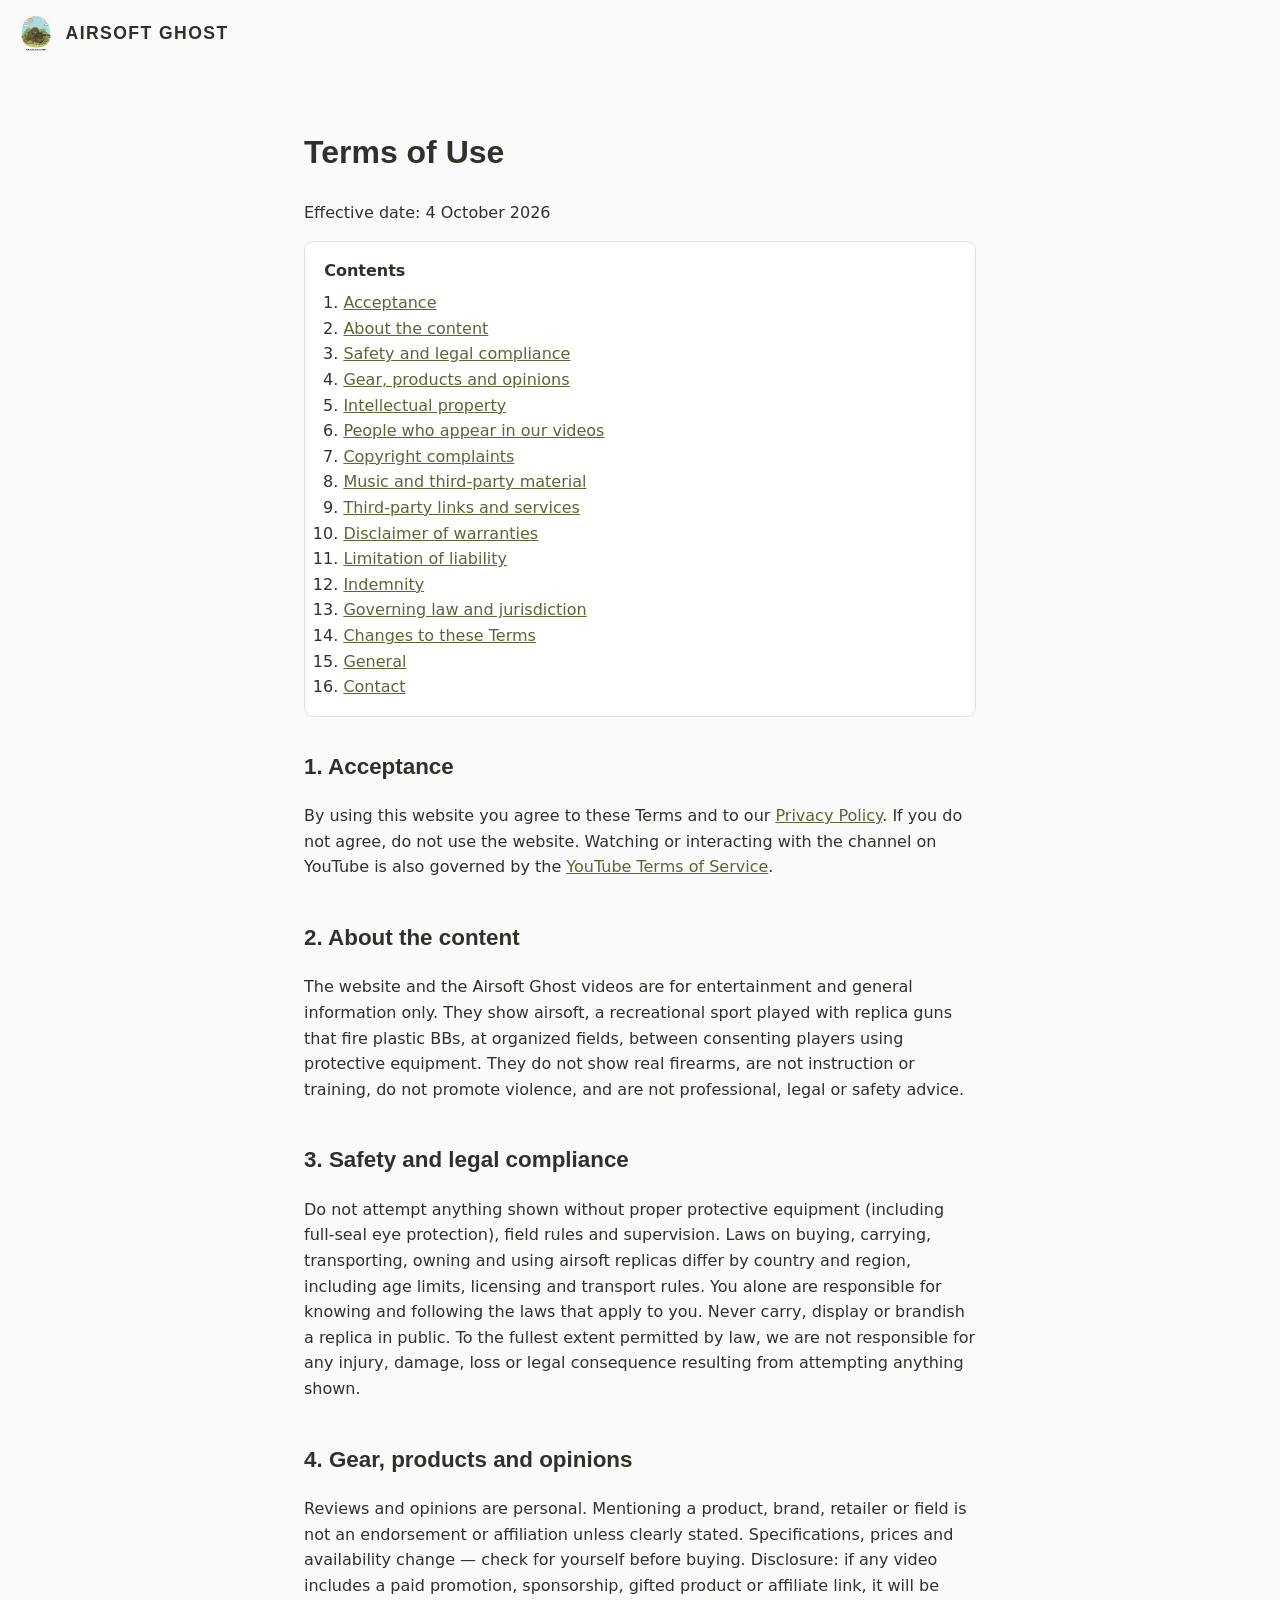
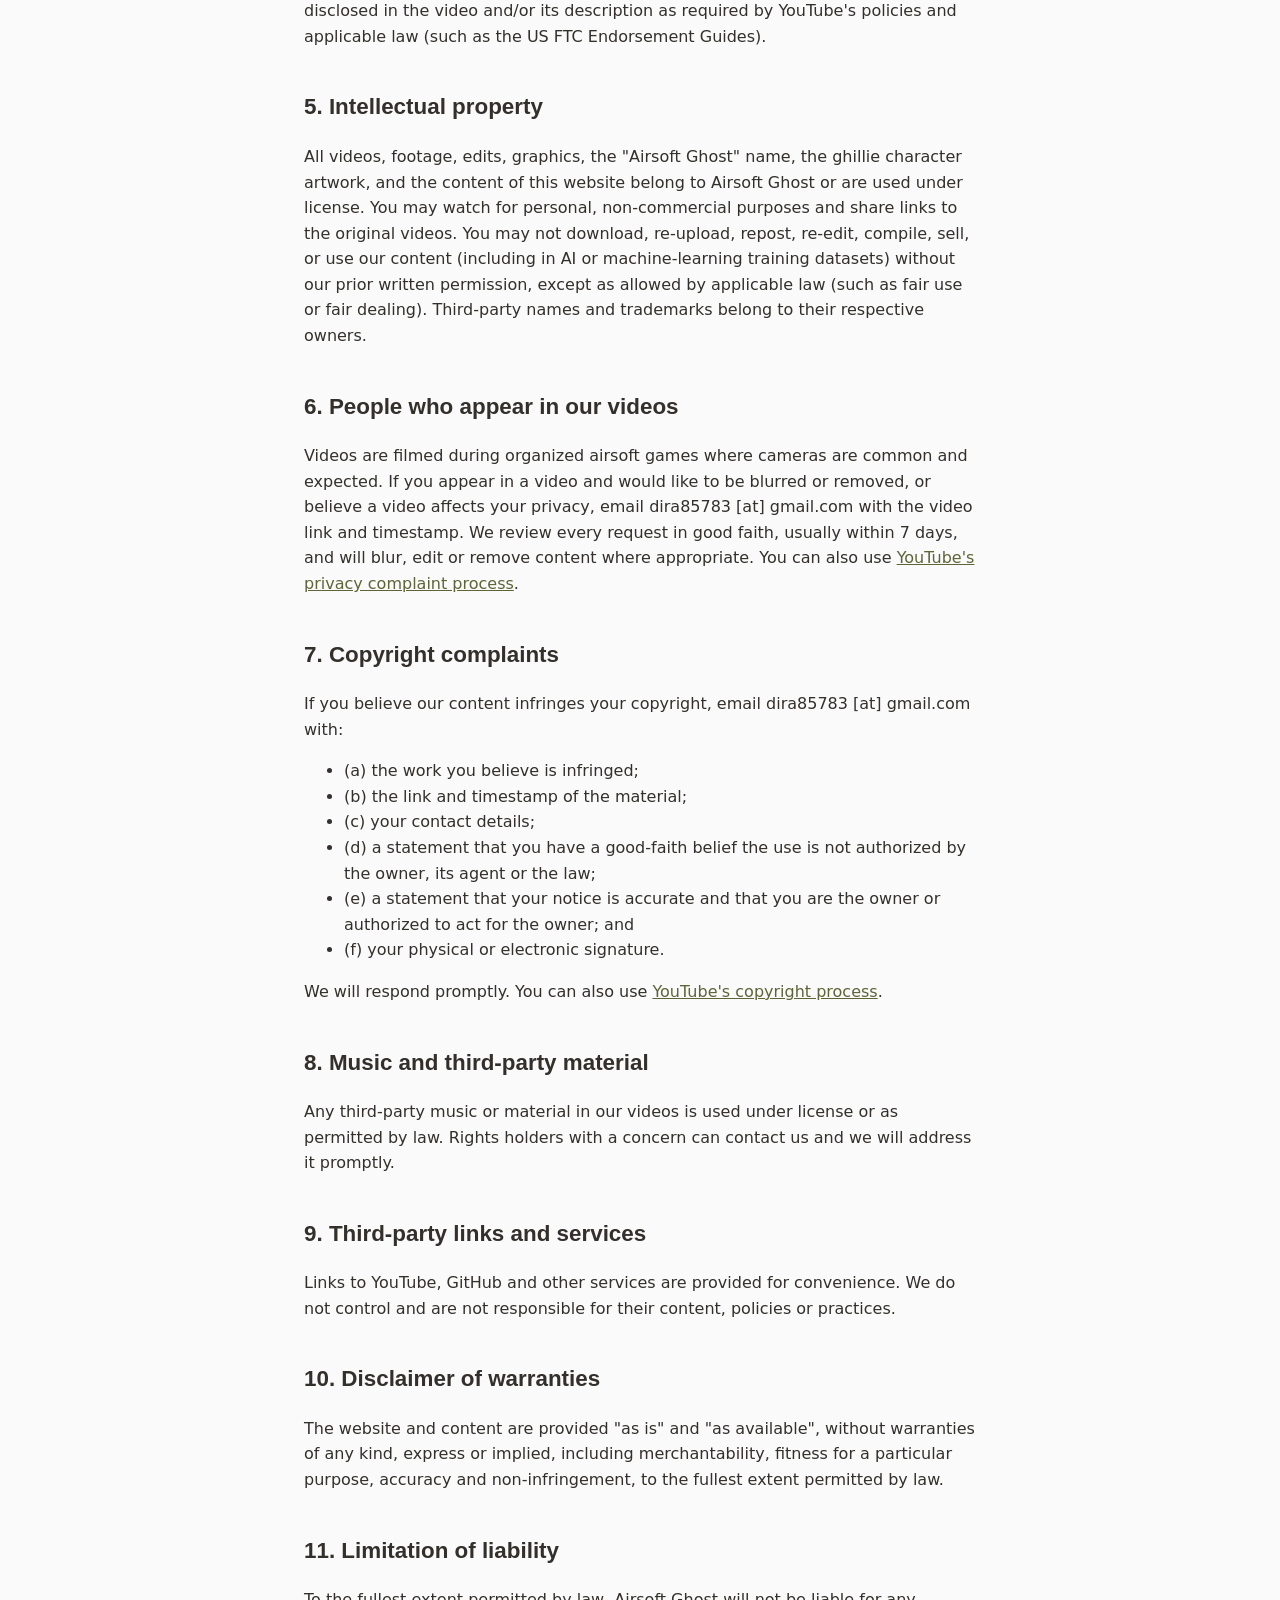
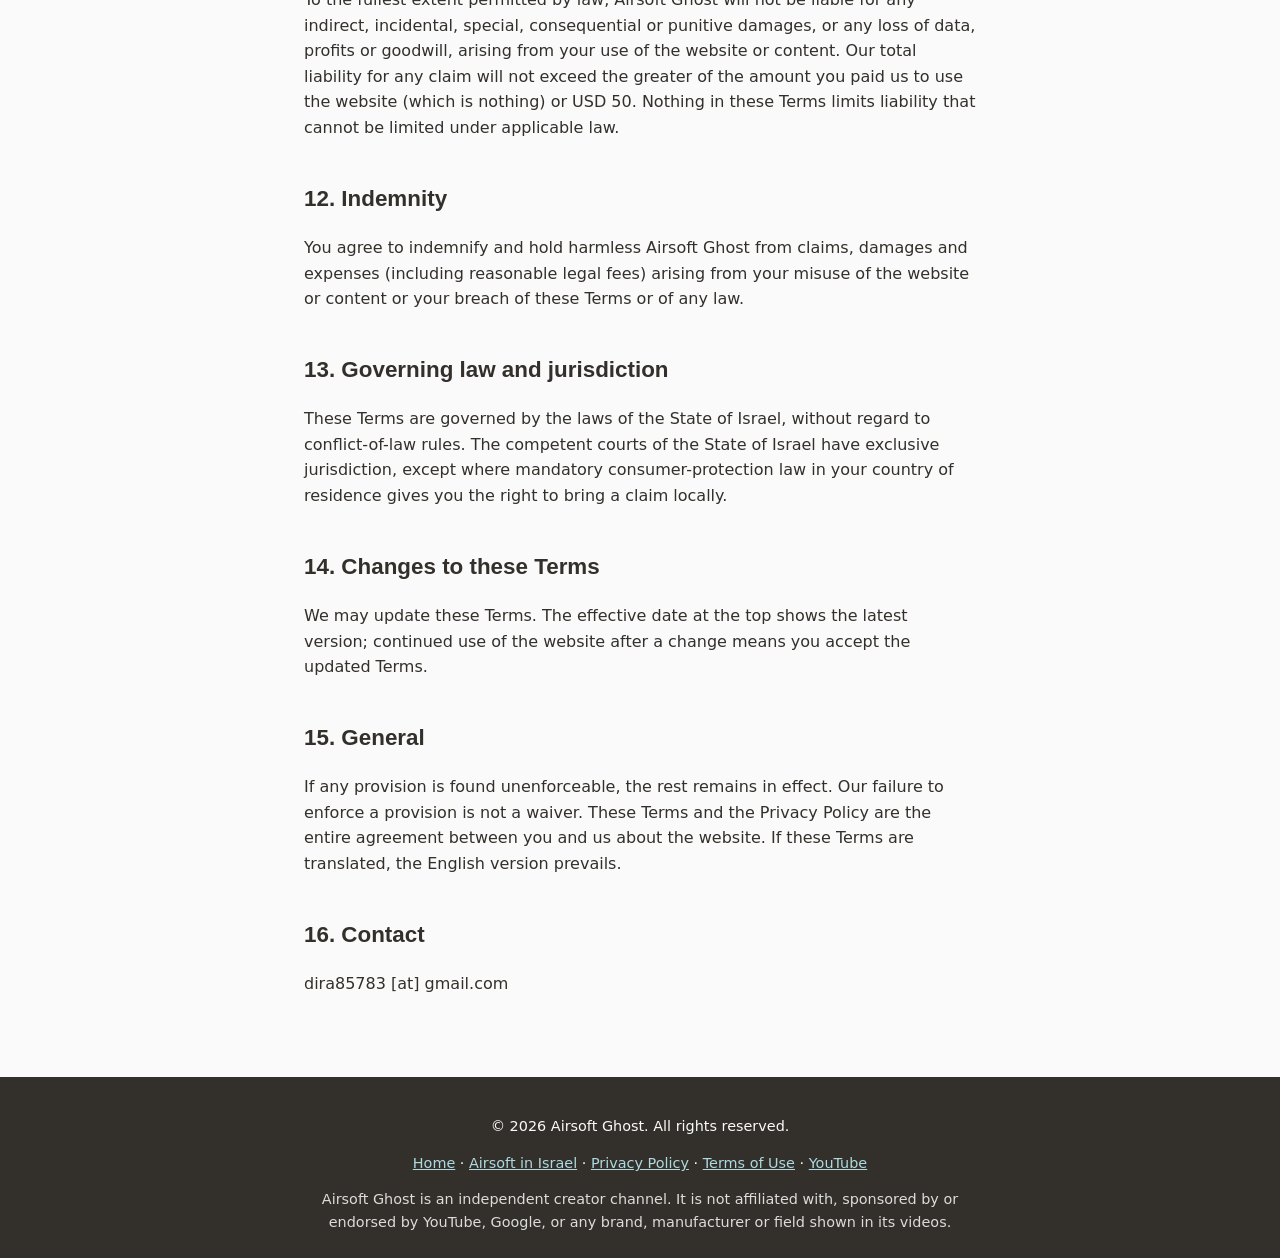
<file: terms.html>
<!doctype html>
<html lang="en">
<head>
<meta charset="utf-8">
<meta name="viewport" content="width=device-width, initial-scale=1">
<title>Terms of Use — Airsoft Ghost</title>
<meta name="description" content="Terms of Use for the Airsoft Ghost website and YouTube channel.">
<link rel="icon" href="assets/favicon.png">
<link rel="stylesheet" href="style.css">
</head>
<body>
<header class="site-header">
  <a class="brand" href="index.html">
    <img src="assets/avatar.jpg" alt="Airsoft Ghost logo">
    <span class="wordmark">Airsoft Ghost</span>
  </a>
</header>

<main class="legal">
  <h1>Terms of Use</h1>
  <p>Effective date: 4 October 2026</p>

  <nav class="toc" aria-label="Table of contents">
    <strong>Contents</strong>
    <ol>
      <li><a href="#acceptance">Acceptance</a></li>
      <li><a href="#about-content">About the content</a></li>
      <li><a href="#safety">Safety and legal compliance</a></li>
      <li><a href="#gear">Gear, products and opinions</a></li>
      <li><a href="#ip">Intellectual property</a></li>
      <li><a href="#people">People who appear in our videos</a></li>
      <li><a href="#copyright">Copyright complaints</a></li>
      <li><a href="#music">Music and third-party material</a></li>
      <li><a href="#third-party-links">Third-party links and services</a></li>
      <li><a href="#warranties">Disclaimer of warranties</a></li>
      <li><a href="#liability">Limitation of liability</a></li>
      <li><a href="#indemnity">Indemnity</a></li>
      <li><a href="#law">Governing law and jurisdiction</a></li>
      <li><a href="#changes">Changes to these Terms</a></li>
      <li><a href="#general">General</a></li>
      <li><a href="#contact">Contact</a></li>
    </ol>
  </nav>

  <section id="acceptance">
    <h2>1. Acceptance</h2>
    <p>By using this website you agree to these Terms and to our <a href="privacy.html">Privacy Policy</a>. If you do not agree, do not use the website. Watching or interacting with the channel on YouTube is also governed by the <a href="https://www.youtube.com/t/terms" target="_blank" rel="noopener noreferrer">YouTube Terms of Service</a>.</p>
  </section>

  <section id="about-content">
    <h2>2. About the content</h2>
    <p>The website and the Airsoft Ghost videos are for entertainment and general information only. They show airsoft, a recreational sport played with replica guns that fire plastic BBs, at organized fields, between consenting players using protective equipment. They do not show real firearms, are not instruction or training, do not promote violence, and are not professional, legal or safety advice.</p>
  </section>

  <section id="safety">
    <h2>3. Safety and legal compliance</h2>
    <p>Do not attempt anything shown without proper protective equipment (including full-seal eye protection), field rules and supervision. Laws on buying, carrying, transporting, owning and using airsoft replicas differ by country and region, including age limits, licensing and transport rules. You alone are responsible for knowing and following the laws that apply to you. Never carry, display or brandish a replica in public. To the fullest extent permitted by law, we are not responsible for any injury, damage, loss or legal consequence resulting from attempting anything shown.</p>
  </section>

  <section id="gear">
    <h2>4. Gear, products and opinions</h2>
    <p>Reviews and opinions are personal. Mentioning a product, brand, retailer or field is not an endorsement or affiliation unless clearly stated. Specifications, prices and availability change — check for yourself before buying. Disclosure: if any video includes a paid promotion, sponsorship, gifted product or affiliate link, it will be disclosed in the video and/or its description as required by YouTube's policies and applicable law (such as the US FTC Endorsement Guides).</p>
  </section>

  <section id="ip">
    <h2>5. Intellectual property</h2>
    <p>All videos, footage, edits, graphics, the "Airsoft Ghost" name, the ghillie character artwork, and the content of this website belong to Airsoft Ghost or are used under license. You may watch for personal, non-commercial purposes and share links to the original videos. You may not download, re-upload, repost, re-edit, compile, sell, or use our content (including in AI or machine-learning training datasets) without our prior written permission, except as allowed by applicable law (such as fair use or fair dealing). Third-party names and trademarks belong to their respective owners.</p>
  </section>

  <section id="people">
    <h2>6. People who appear in our videos</h2>
    <p>Videos are filmed during organized airsoft games where cameras are common and expected. If you appear in a video and would like to be blurred or removed, or believe a video affects your privacy, email dira85783 [at] gmail.com with the video link and timestamp. We review every request in good faith, usually within 7 days, and will blur, edit or remove content where appropriate. You can also use <a href="https://support.google.com/youtube/answer/142443" target="_blank" rel="noopener noreferrer">YouTube's privacy complaint process</a>.</p>
  </section>

  <section id="copyright">
    <h2>7. Copyright complaints</h2>
    <p>If you believe our content infringes your copyright, email dira85783 [at] gmail.com with:</p>
    <ul>
      <li>(a) the work you believe is infringed;</li>
      <li>(b) the link and timestamp of the material;</li>
      <li>(c) your contact details;</li>
      <li>(d) a statement that you have a good-faith belief the use is not authorized by the owner, its agent or the law;</li>
      <li>(e) a statement that your notice is accurate and that you are the owner or authorized to act for the owner; and</li>
      <li>(f) your physical or electronic signature.</li>
    </ul>
    <p>We will respond promptly. You can also use <a href="https://support.google.com/youtube/answer/2807622" target="_blank" rel="noopener noreferrer">YouTube's copyright process</a>.</p>
  </section>

  <section id="music">
    <h2>8. Music and third-party material</h2>
    <p>Any third-party music or material in our videos is used under license or as permitted by law. Rights holders with a concern can contact us and we will address it promptly.</p>
  </section>

  <section id="third-party-links">
    <h2>9. Third-party links and services</h2>
    <p>Links to YouTube, GitHub and other services are provided for convenience. We do not control and are not responsible for their content, policies or practices.</p>
  </section>

  <section id="warranties">
    <h2>10. Disclaimer of warranties</h2>
    <p>The website and content are provided "as is" and "as available", without warranties of any kind, express or implied, including merchantability, fitness for a particular purpose, accuracy and non-infringement, to the fullest extent permitted by law.</p>
  </section>

  <section id="liability">
    <h2>11. Limitation of liability</h2>
    <p>To the fullest extent permitted by law, Airsoft Ghost will not be liable for any indirect, incidental, special, consequential or punitive damages, or any loss of data, profits or goodwill, arising from your use of the website or content. Our total liability for any claim will not exceed the greater of the amount you paid us to use the website (which is nothing) or USD 50. Nothing in these Terms limits liability that cannot be limited under applicable law.</p>
  </section>

  <section id="indemnity">
    <h2>12. Indemnity</h2>
    <p>You agree to indemnify and hold harmless Airsoft Ghost from claims, damages and expenses (including reasonable legal fees) arising from your misuse of the website or content or your breach of these Terms or of any law.</p>
  </section>

  <section id="law">
    <h2>13. Governing law and jurisdiction</h2>
    <p>These Terms are governed by the laws of the State of Israel, without regard to conflict-of-law rules. The competent courts of the State of Israel have exclusive jurisdiction, except where mandatory consumer-protection law in your country of residence gives you the right to bring a claim locally.</p>
  </section>

  <section id="changes">
    <h2>14. Changes to these Terms</h2>
    <p>We may update these Terms. The effective date at the top shows the latest version; continued use of the website after a change means you accept the updated Terms.</p>
  </section>

  <section id="general">
    <h2>15. General</h2>
    <p>If any provision is found unenforceable, the rest remains in effect. Our failure to enforce a provision is not a waiver. These Terms and the Privacy Policy are the entire agreement between you and us about the website. If these Terms are translated, the English version prevails.</p>
  </section>

  <section id="contact">
    <h2>16. Contact</h2>
    <p>dira85783 [at] gmail.com</p>
  </section>
</main>

<footer class="site-footer">
  <p>&copy; 2026 Airsoft Ghost. All rights reserved.</p>
  <p class="footer-links">
    <a href="index.html">Home</a> &middot;
    <a href="airsoft-israel.html">Airsoft in Israel</a> &middot;
    <a href="privacy.html">Privacy Policy</a> &middot;
    <a href="terms.html">Terms of Use</a> &middot;
    <a href="https://www.youtube.com/@airsoftghostplayer" target="_blank" rel="noopener noreferrer">YouTube</a>
  </p>
  <p class="disclaimer">Airsoft Ghost is an independent creator channel. It is not affiliated with, sponsored by or endorsed by YouTube, Google, or any brand, manufacturer or field shown in its videos.</p>
</footer>
</body>
</html>
</file>
<file: style.css>
:root {
  --sky: #AED9DF;
  --grass: #9DA95D;
  --olive: #5F6437;
  --ink: #33302B;
  --paper: #FAFAFA;
  --heading-font: "Avenir Next Condensed", "Futura", "Helvetica Neue", "Arial Narrow", sans-serif;
}

* { box-sizing: border-box; }

html, body {
  margin: 0;
  padding: 0;
  overflow-x: hidden;
}

body {
  background: var(--paper);
  color: var(--ink);
  font-family: system-ui, -apple-system, "Segoe UI", Roboto, sans-serif;
  line-height: 1.6;
}

h1, h2, h3, .wordmark {
  font-family: var(--heading-font);
}

a {
  color: var(--olive);
}

img { max-width: 100%; display: block; }

/* Header */
.site-header {
  display: flex;
  align-items: center;
  gap: 0.6rem;
  padding: 0.8rem 1rem;
  background: var(--paper);
}

.site-header a.brand {
  display: flex;
  align-items: center;
  gap: 0.6rem;
  text-decoration: none;
  color: var(--ink);
}

.site-header img {
  width: 40px;
  height: 40px;
  border-radius: 50%;
  object-fit: cover;
}

.wordmark {
  text-transform: uppercase;
  font-weight: 700;
  letter-spacing: 0.08em;
  font-size: 1.1rem;
  color: var(--ink);
}

/* Hero */
.hero {
  background: linear-gradient(180deg, var(--sky), var(--grass));
  text-align: center;
  padding: 3rem 1rem 3.5rem;
}

.hero img.avatar {
  width: 160px;
  height: 160px;
  border-radius: 50%;
  border: 6px solid white;
  box-shadow: 0 4px 16px rgba(0, 0, 0, 0.25);
  margin: 0 auto 1.2rem;
}

.hero h1 {
  text-transform: uppercase;
  font-weight: 700;
  letter-spacing: 0.08em;
  font-size: 2.4rem;
  margin: 0.2rem 0;
  color: var(--ink);
}

.hero .tagline {
  font-size: 1.2rem;
  font-weight: 600;
  margin: 0.4rem 0;
}

.hero .subtagline {
  margin: 0 0 1.5rem;
}

.hero .lost-note {
  font-size: 1.1rem;
}

/* Buttons */
.buttons {
  display: flex;
  flex-wrap: wrap;
  gap: 0.8rem;
  justify-content: center;
}

.btn {
  display: inline-block;
  padding: 0.7rem 1.6rem;
  border-radius: 999px;
  text-decoration: none;
  font-weight: 600;
}

.btn-primary {
  background: var(--ink);
  color: var(--paper);
  border: 2px solid var(--ink);
}

.btn-secondary {
  background: transparent;
  color: var(--ink);
  border: 2px solid var(--ink);
}

.btn:focus-visible, a:focus-visible {
  outline: 3px solid var(--olive);
  outline-offset: 2px;
}

/* Main content */
main {
  max-width: 64rem;
  margin: 0 auto;
  padding: 2.5rem 1rem;
}

main.legal {
  max-width: 44rem;
}

section {
  margin-bottom: 2.5rem;
}

section h2 {
  font-size: 1.4rem;
  margin-top: 2rem;
}

/* Card grid */
.card-grid {
  display: grid;
  grid-template-columns: 1fr;
  gap: 1.2rem;
}

@media (min-width: 560px) {
  .card-grid { grid-template-columns: 1fr 1fr; }
}

@media (min-width: 900px) {
  .card-grid { grid-template-columns: repeat(4, 1fr); }
}

.card {
  background: white;
  border: 1px solid #e0e0e0;
  border-radius: 0.8rem;
  padding: 1.2rem;
}

.card .emoji {
  font-size: 1.6rem;
}

/* Notice box */
.notice {
  background: white;
  border-left: 6px solid var(--olive);
  padding: 1rem 1.2rem;
  border-radius: 0.3rem;
}

.summary-box {
  background: white;
  border: 2px solid var(--olive);
  border-radius: 0.6rem;
  padding: 1rem 1.2rem;
  margin: 1.2rem 0 2rem;
}

/* Table of contents */
.toc {
  background: white;
  border: 1px solid #e0e0e0;
  border-radius: 0.6rem;
  padding: 1rem 1.2rem;
  margin: 1rem 0 2rem;
}

.toc ol {
  margin: 0.4rem 0 0;
  padding-left: 1.2rem;
}

/* Tables */
table {
  width: 100%;
  border-collapse: collapse;
  margin: 1rem 0;
}

th, td {
  text-align: left;
  padding: 0.5rem 0.6rem;
  border: 1px solid #ddd;
  vertical-align: top;
}

th {
  background: #f0f0ee;
}

/* Footer */
.site-footer {
  background: var(--ink);
  color: var(--paper);
  padding: 1.5rem 1rem;
  text-align: center;
  font-size: 0.9rem;
}

.site-footer a {
  color: var(--sky);
}

.site-footer .footer-links {
  margin: 0.4rem 0;
}

.site-footer .disclaimer {
  max-width: 44rem;
  margin: 0.8rem auto 0;
  opacity: 0.85;
}
</file>
